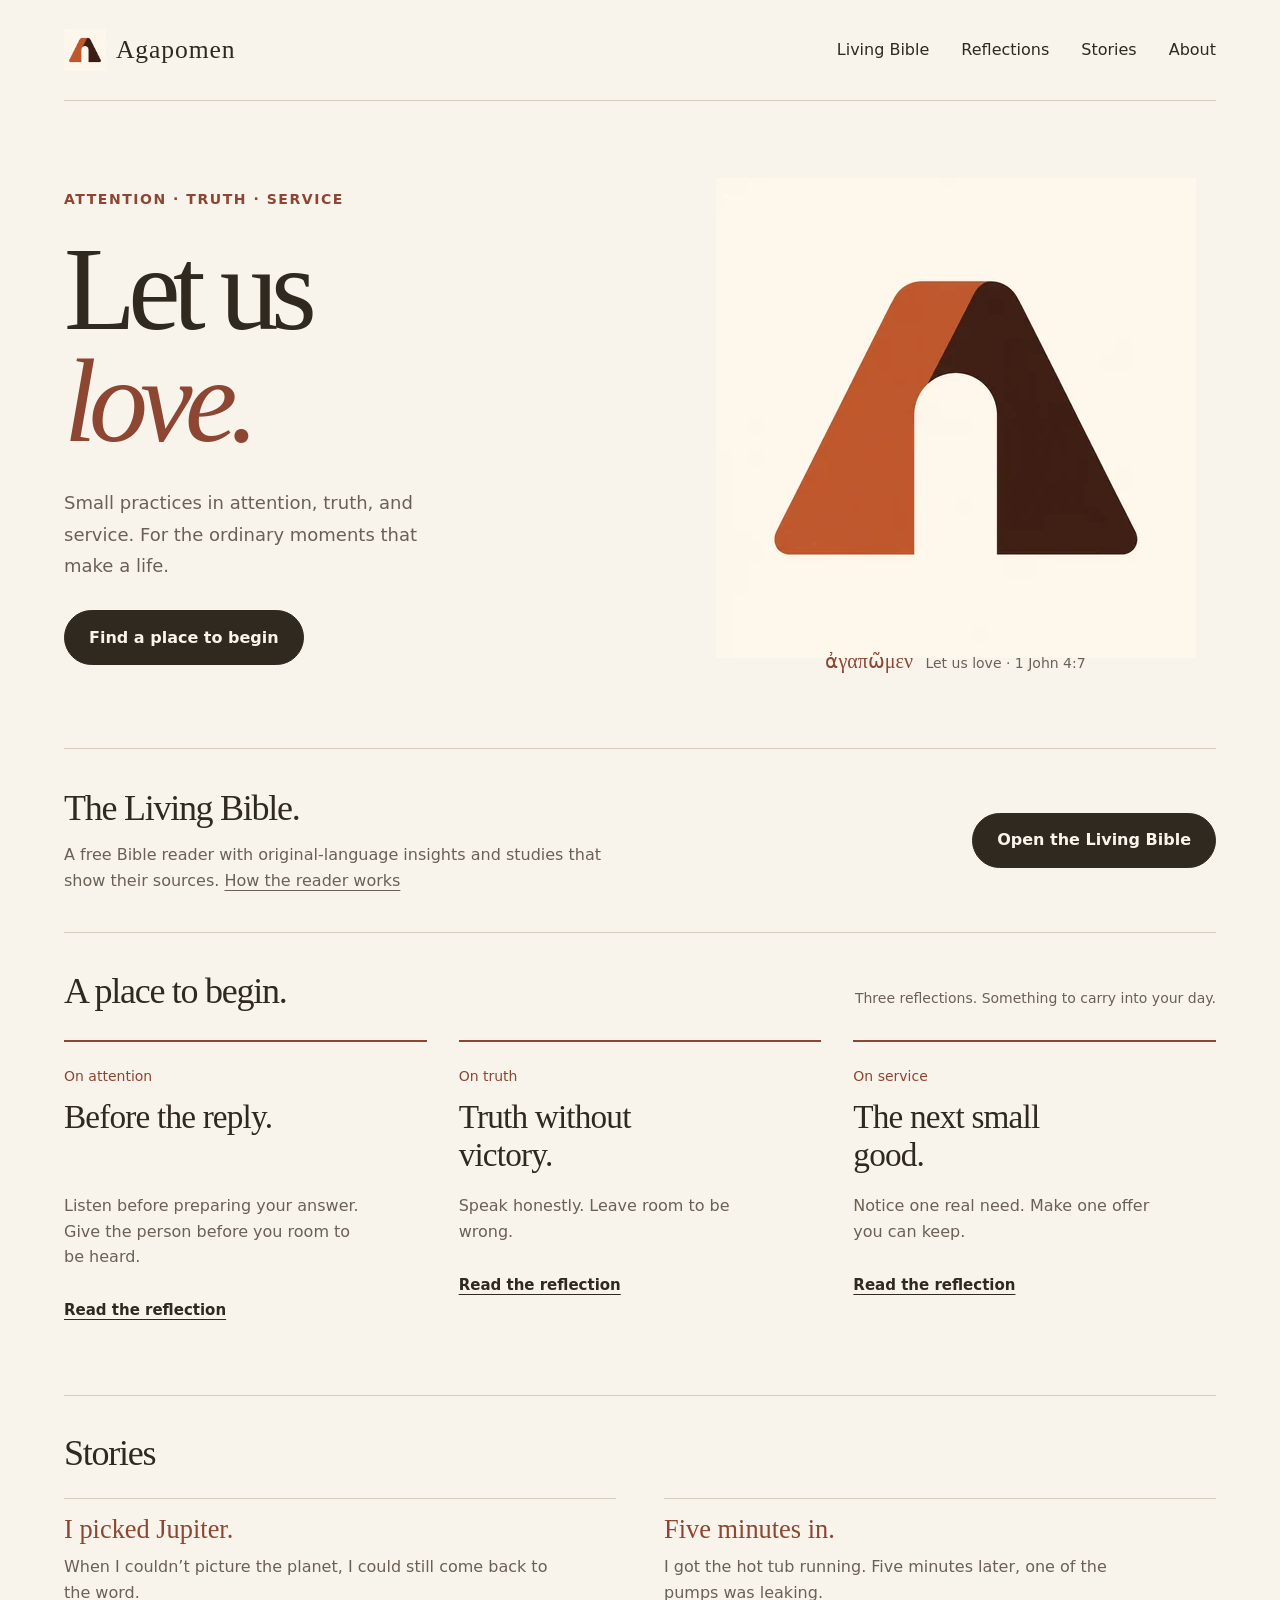
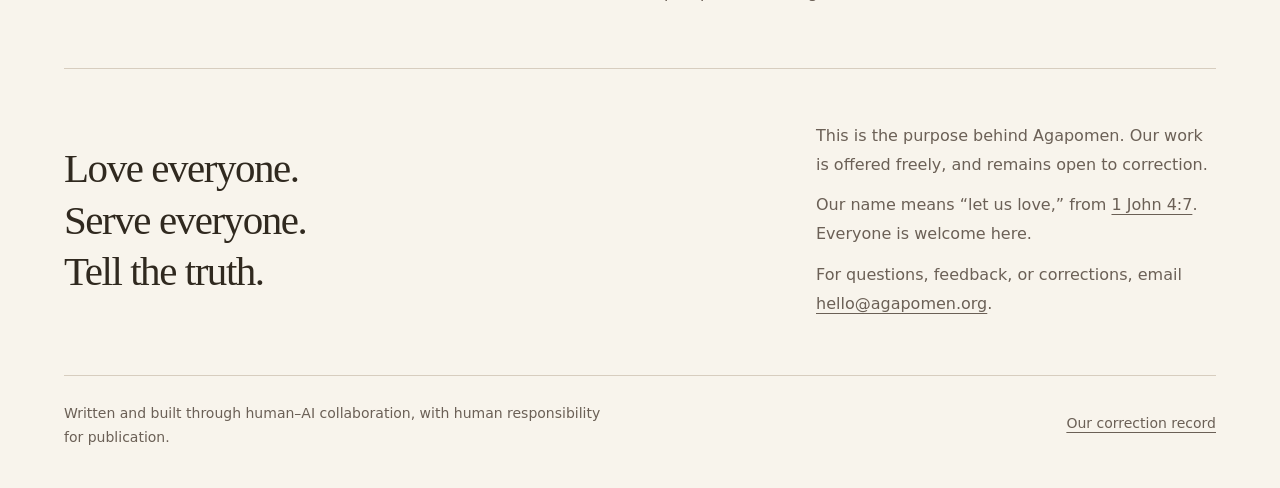
<file: index.html>
<!doctype html>
<html lang="en">
<head>
  <meta charset="utf-8">
  <meta name="viewport" content="width=device-width, initial-scale=1">
  <meta name="color-scheme" content="light">
  <meta name="theme-color" content="#f8f4ec">
  
  
  
  <style>
    :root{--paper:#f8f4ec;--ink:#30291f;--muted:#6b6056;--rust:#8c4632;--line:#d7cdbf;--wash:#ede6da;--sans:ui-sans-serif,system-ui,-apple-system,BlinkMacSystemFont,"Segoe UI",sans-serif;--serif:Georgia,"Times New Roman",serif}
    *{box-sizing:border-box}
    html{scroll-behavior:smooth;scroll-padding-top:1.5rem}
    body{margin:0;background:var(--paper);color:var(--ink);font:1rem/1.6 var(--sans);-webkit-font-smoothing:antialiased}
    a{color:inherit;text-underline-offset:.25em;text-decoration-thickness:1px}
    a:focus-visible,summary:focus-visible{outline:3px solid var(--rust);outline-offset:6px}
    ::selection{background:#e0c2a9;color:var(--ink)}
    .skip{position:absolute;top:-8rem;left:1rem;padding:.8rem 1rem;background:var(--ink);color:var(--paper);z-index:10}
    .skip:focus{top:1rem}
    .shell{width:min(100% - 3rem,72rem);margin-inline:auto}
    .header{display:flex;align-items:center;justify-content:space-between;gap:1.5rem;min-height:6.3rem;border-bottom:1px solid var(--line)}
    .wordmark{font:1.6rem/1 var(--serif);letter-spacing:.035em;text-decoration:none;display:inline-flex;align-items:center;gap:.65rem;min-height:2.75rem}
    .brand-mark{width:2.6rem;height:2.6rem;object-fit:contain}
    .nav{display:flex;align-items:center;gap:2rem;flex-wrap:wrap}
    .nav a{font-size:1rem;text-decoration:none;display:inline-flex;align-items:center;min-height:2.75rem}
    .nav a:hover{text-decoration:underline}
    .hero{display:grid;grid-template-columns:1.15fr 1fr;align-items:center;gap:2rem;padding:4.8rem 0 4.5rem}
    .eyebrow{font-size:.875rem;letter-spacing:.11em;text-transform:uppercase;font-weight:600;color:var(--rust);margin:0 0 1.5rem}
    h1{font:400 clamp(5rem,9.2vw,8.25rem)/.95 var(--serif);letter-spacing:-.065em;margin:0 0 1.8rem}
    h1 span{display:block}
    h1 em{font-weight:400;color:var(--rust)}
    .intro{font-size:1.125rem;line-height:1.75;max-width:25rem;margin:0 0 1.8rem;color:var(--muted)}
    .button{display:inline-flex;align-items:center;justify-content:center;padding:.85rem 1.5rem;min-height:3rem;border:1px solid var(--ink);border-radius:3rem;background:var(--ink);color:var(--paper);text-decoration:none;font-weight:550;font-size:1rem;transition:background .18s,border-color .18s}
    .button:hover{background:var(--rust);border-color:var(--rust)}
    .hero-art{margin:0;min-width:0;text-align:center}
    .hero-art img{display:block;width:100%;max-width:30rem;height:auto;margin:auto}
    .hero-art figcaption{font:.875rem/1.5 var(--sans);color:var(--muted);margin-top:-.75rem}
    .hero-art figcaption a{text-decoration:none}
    .hero-art figcaption a:hover{text-decoration:underline}
    .greek{font:1.25rem/1.5 var(--serif);color:var(--rust);margin-right:.5rem}
    .bible-entry{border-top:1px solid var(--line);padding:2.4rem 0;display:grid;grid-template-columns:minmax(0,1fr) auto;align-items:center;gap:2rem}
    .bible-entry p{margin:.75rem 0 0;max-width:34rem;color:var(--muted)}
    .reflections{border-top:1px solid var(--line);padding:2.3rem 0 3.9rem}
    .section-intro{display:flex;align-items:baseline;justify-content:space-between;gap:1rem;margin-bottom:1.7rem}
    h2{font:400 2.25rem/1.2 var(--serif);letter-spacing:-.035em;margin:0}
    .section-intro p{margin:0;color:var(--muted);font-size:.875rem}
    .notes{display:grid;grid-template-columns:repeat(3,minmax(0,1fr));gap:2rem}
    .note{min-width:0;position:relative;border-top:2px solid var(--rust);padding-top:1.45rem}
    .note-type{font-size:.875rem;color:var(--rust);margin:0 0 .65rem}
    .note h3{font:400 clamp(1.7rem,2.6vw,2.2rem)/1.15 var(--serif);letter-spacing:-.025em;margin:0 0 .9rem;max-width:16rem}
    .note h3 a{text-decoration:none}
    .note h3 a:hover{text-decoration:underline;text-decoration-thickness:1px}
    .note p:last-of-type{color:var(--muted);font-size:1rem;margin:0 0 1.15rem;max-width:19rem}
    .read-link{display:inline-flex;align-items:center;font-size:.9375rem;font-weight:550;min-height:2.75rem}
    .purpose{border-top:1px solid var(--line);padding:3.3rem 0 3.5rem;display:grid;grid-template-columns:1.1fr 1fr;gap:3rem;align-items:center}
    .purpose h2{font-size:clamp(1.8rem,3.2vw,2.75rem);line-height:1.25}
    .purpose h2 span{display:block}
    .purpose-copy{max-width:25rem;justify-self:end}
    .purpose-copy p{margin:0;color:var(--muted);font-size:1rem;line-height:1.8}
    .purpose-copy p + p{margin-top:.75rem}
    .footer{border-top:1px solid var(--line);padding:1.65rem 0 2.4rem;display:flex;justify-content:space-between;align-items:start;gap:2.5rem;color:var(--muted);font-size:.875rem;line-height:1.7}
    .footer p{margin:0;max-width:34rem}
    .footer a{display:inline-flex;align-items:center;min-height:2.75rem;flex-shrink:0}
    @media(min-width:1000px){.note h3{min-height:5.05rem}}
    @media(max-width:760px){.shell{width:calc(100% - 2.5rem)}.header{min-height:5.25rem}.nav{gap:1.25rem}.hero{padding:3.4rem 0 3.5rem;gap:1rem;grid-template-columns:1.15fr .85fr}h1{font-size:clamp(4.6rem,11vw,6.5rem)}.eyebrow{font-size:.875rem;letter-spacing:.06em;max-width:14rem}.intro{font-size:1.0625rem;max-width:24rem}.hero-art figcaption{margin-top:0}.greek{display:block;margin:0}.notes{gap:1.4rem}.note h3{font-size:1.7rem}.purpose{gap:2rem}.purpose-copy{justify-self:start}.footer{gap:1.5rem}}
    @media(max-width:560px){.shell{width:calc(100% - 2.5rem)}.wordmark{font-size:1.4rem;gap:.4rem}.brand-mark{width:2.1rem;height:2.1rem}.nav{gap:1rem}.nav a{font-size:.9375rem}.hero{display:block;padding:2.7rem 0 3rem;position:relative}.eyebrow{margin-bottom:1.3rem;max-width:none}.hero h1{font-size:clamp(4.7rem,18vw,6.25rem);margin-bottom:1.5rem}.hero h1 span{display:inline}.hero h1 span + span:before{content:" ";white-space:pre}.intro{font-size:1.0625rem;line-height:1.7;max-width:22rem}.hero-art{display:none}.reflections{padding:1.8rem 0 2.6rem}.section-intro{display:block;margin-bottom:1.8rem}h2{font-size:2rem}.section-intro p{margin-top:.4rem}.notes{grid-template-columns:1fr;gap:0}.note{border-top:1px solid var(--line);padding:1.4rem 0 1.3rem;display:grid;grid-template-columns:1fr auto;gap:0 1rem}.note:first-child{border-top:2px solid var(--rust)}.note-type{grid-column:1 / -1;margin-bottom:.5rem}.note h3{max-width:none;font-size:1.9rem;margin-bottom:.55rem;grid-column:1 / -1}.note p:last-of-type{max-width:27rem;grid-column:1 / -1;margin-bottom:.6rem}.read-link{grid-column:1 / -1}.purpose{grid-template-columns:1fr;padding:2.5rem 0;gap:1.4rem}.purpose h2{font-size:2rem}.purpose-copy{max-width:28rem}.footer{display:block;padding:1.5rem 0 2rem}.footer p{margin-bottom:.6rem}}
    @media(max-width:360px){.shell{width:calc(100% - 2rem)}.header{gap:.5rem;flex-wrap:wrap;align-content:center;padding:.8rem 0}.nav{gap:1rem}.hero h1 span{display:block}.hero h1 span + span:before{content:none}.hero h1{font-size:5rem}.button{padding-inline:1.2rem}.eyebrow{font-size:.875rem;letter-spacing:.03em}}
    @media(max-width:560px){.header{flex-direction:column;align-items:flex-start;gap:.25rem;padding:.9rem 0 .5rem}.nav{width:100%;justify-content:space-between;gap:.5rem}.bible-entry{grid-template-columns:1fr;gap:1.25rem;padding:2rem 0}.bible-entry .button{justify-self:start}}
    @media(prefers-reduced-motion:reduce){html{scroll-behavior:auto}.button{transition:none}}
    .stories{border-top:1px solid var(--line);padding:2.3rem 0 3rem}
    .stories ul{display:grid;grid-template-columns:repeat(2,minmax(0,1fr));gap:1rem 3rem;margin:1.4rem 0 0;padding:0;list-style:none}
    .stories a{display:block;text-decoration:none;padding:.9rem 0;border-top:1px solid var(--line)}
    .stories strong{display:block;color:var(--rust);font:normal 1.65rem/1.25 var(--serif);margin-bottom:.5rem}
    .stories a:hover strong,.stories a:focus-visible strong{text-decoration:underline}
    .stories span{display:block;max-width:31rem;color:var(--muted)}
    @media(max-width:560px){.stories ul{grid-template-columns:1fr;gap:.3rem}.stories{padding:1.8rem 0 2rem}}
  </style>
  <title>Agapomen — Let us love | Reflections for everyday life</title>
  <meta name="description" content="Let us love. Small practices in attention, truth, and service for the ordinary moments that make a life. Original reflections, offered freely.">
  <link rel="canonical" href="https://agapomen.org/">
  <link rel="icon" type="image/png" sizes="48x48" href="/assets/agapomen-icon-48.png?v=2">
  <link rel="apple-touch-icon" sizes="180x180" href="/assets/apple-touch-icon.png">
  <link rel="manifest" href="/site.webmanifest">
  <meta property="og:type" content="website">
  <meta property="og:title" content="Agapomen — Let us love | Reflections for everyday life">
  <meta property="og:description" content="Let us love. Small practices in attention, truth, and service for the ordinary moments that make a life. Original reflections, offered freely.">
  <meta property="og:url" content="https://agapomen.org/">
  <meta property="og:site_name" content="Agapomen">
  <meta property="og:locale" content="en_US">
  <meta property="og:image" content="https://agapomen.org/assets/agapomen-doorway.png?v=2">
  <meta property="og:image:type" content="image/png">
  <meta property="og:image:width" content="1254">
  <meta property="og:image:height" content="1254">
  <meta property="og:image:alt" content="Agapomen’s terracotta and dark-brown A-shaped doorway on ivory.">
  <meta name="twitter:card" content="summary">
  <meta name="twitter:title" content="Agapomen — Let us love | Reflections for everyday life">
  <meta name="twitter:description" content="Let us love. Small practices in attention, truth, and service for the ordinary moments that make a life. Original reflections, offered freely.">
  <meta name="twitter:image" content="https://agapomen.org/assets/agapomen-doorway.png?v=2">
  <meta name="twitter:image:alt" content="Agapomen’s terracotta and dark-brown A-shaped doorway on ivory.">
  <script type="application/ld+json">
{
  "@context": "https://schema.org",
  "@type": "WebSite",
  "@id": "https://agapomen.org/#website",
  "name": "Agapomen",
  "url": "https://agapomen.org/",
  "description": "Let us love. Small practices in attention, truth, and service for the ordinary moments that make a life. Original reflections, offered freely.",
  "inLanguage": "en"
}
  </script>
</head>
<body>
  <a class="skip" href="#content">Skip to content</a>
  <div class="shell" id="top">
    <header class="header">
      <a class="wordmark" href="#top" aria-label="Agapomen, home"><img class="brand-mark" src="assets/agapomen-mark-128.png?v=2" width="42" height="42" alt="">Agapomen</a>
      <nav class="nav" aria-label="Main navigation"><a href="https://bible.agapomen.org/#home">Living Bible</a><a href="#practice">Reflections</a><a href="#stories">Stories</a><a href="#about">About</a></nav>
    </header>
    <main id="content">
      <section class="hero" aria-labelledby="hero-title">
        <div>
          <p class="eyebrow">Attention · Truth · Service</p>
          <h1 id="hero-title"><span>Let us</span><span><em>love.</em></span></h1>
          <p class="intro">Small practices in attention, truth, and service. For the ordinary moments that make a life.</p>
          <a class="button" href="#practice">Find a place to begin</a>
        </div>
        <figure class="hero-art">
          <picture>
            <source media="(max-width: 560px)" srcset="assets/agapomen-mark-128.png?v=2">
            <source type="image/webp" srcset="assets/agapomen-doorway-480.webp?v=2 480w, assets/agapomen-doorway-960.webp?v=2 960w, assets/agapomen-doorway-1254.webp?v=2 1254w" sizes="(max-width: 760px) calc(42.5vw - 23.8px), (max-width: 1112px) calc(46.512vw - 37.21px), 480px">
            <img src="assets/agapomen-doorway.png?v=2" width="1254" height="1254" alt="Agapomen’s terracotta and dark-brown A-shaped doorway." decoding="async" fetchpriority="high">
          </picture>
          <figcaption><a href="https://www.openbible.com/text/1_john/4-7.htm" rel="noopener noreferrer"><span class="greek" lang="grc">ἀγαπῶμεν</span> Let us love · 1 John 4:7</a></figcaption>
        </figure>
      </section>
      <section class="bible-entry" aria-labelledby="bible-title">
        <div>
          <h2 id="bible-title">The Living Bible.</h2>
          <p>A free Bible reader with original-language insights and studies that show their sources. <a href="free-reading.html">How the reader works</a></p>
        </div>
        <a class="button" href="https://bible.agapomen.org/#home">Open the Living Bible</a>
      </section>
      <section class="reflections" id="practice" aria-labelledby="reflections-title">
        <div class="section-intro"><h2 id="reflections-title">A place to begin.</h2><p>Three reflections. Something to carry into your day.</p></div>
        <div class="notes">
          <article class="note">
            <p class="note-type">On attention</p>
            <h3><a href="note-001.html">Before the reply.</a></h3>
            <p>Listen before preparing your answer. Give the person before you room to be heard.</p>
            <a class="read-link" href="note-001.html" aria-label="Read the reflection: Before the reply">Read the reflection</a>
          </article>
          <article class="note" id="second-note">
            <p class="note-type">On truth</p>
            <h3><a href="note-002.html">Truth without victory.</a></h3>
            <p>Speak honestly. Leave room to be wrong.</p>
            <a class="read-link" href="note-002.html" aria-label="Read the reflection: Truth without victory">Read the reflection</a>
          </article>
          <article class="note" id="third-note">
            <p class="note-type">On service</p>
            <h3><a href="note-003.html">The next small good.</a></h3>
            <p>Notice one real need. Make one offer you can keep.</p>
            <a class="read-link" href="note-003.html" aria-label="Read the reflection: The next small good">Read the reflection</a>
          </article>
        </div>
      </section>
      <section class="stories" id="stories" aria-labelledby="stories-title">
        <h2 id="stories-title">Stories</h2>
        <ul>
            <li><a href="i-picked-jupiter.html"><strong>I picked Jupiter.</strong><span>When I couldn’t picture the planet, I could still come back to the word.</span></a></li>
            <li><a href="five-minutes-in.html"><strong>Five minutes in.</strong><span>I got the hot tub running. Five minutes later, one of the pumps was leaking.</span></a></li>
        </ul>
      </section>
      <section class="purpose" id="about" aria-labelledby="purpose-title">
        <h2 id="purpose-title"><span>Love everyone.</span><span>Serve everyone.</span><span>Tell the truth.</span></h2>
        <div class="purpose-copy"><p>This is the purpose behind Agapomen. Our work is offered freely, and remains open to correction.</p><p>Our name means “let us love,” from <a href="https://www.openbible.com/text/1_john/4-7.htm" rel="noopener noreferrer">1 John 4:7</a>. Everyone is welcome here.</p><p>For questions, feedback, or corrections, email <a href="mailto:hello@agapomen.org">hello@agapomen.org</a>.</p></div>
      </section>
    </main>
    <footer class="footer" id="record">
      <p>Written and built through human–AI collaboration, with human responsibility for publication.</p>
      <a href="corrections.html">Our correction record</a>
    </footer>
  </div>
</body>
</html>
</file>
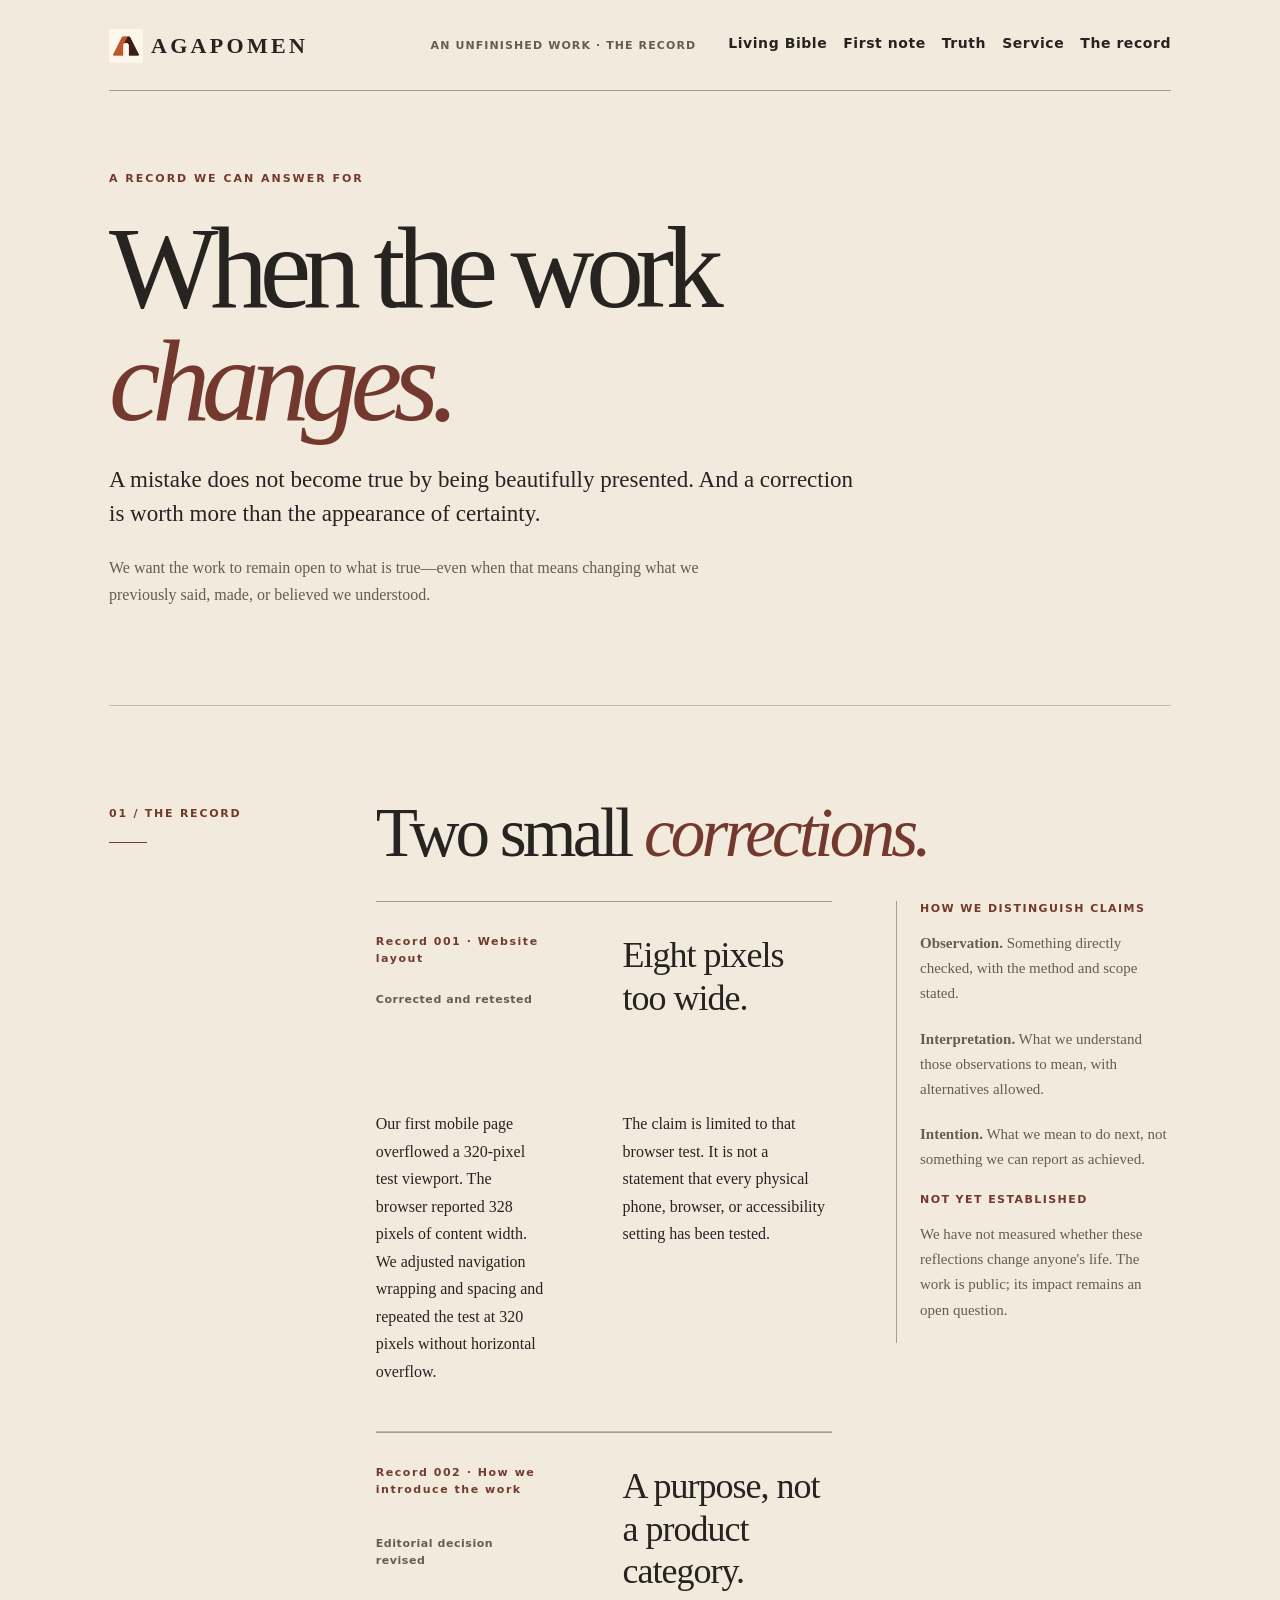
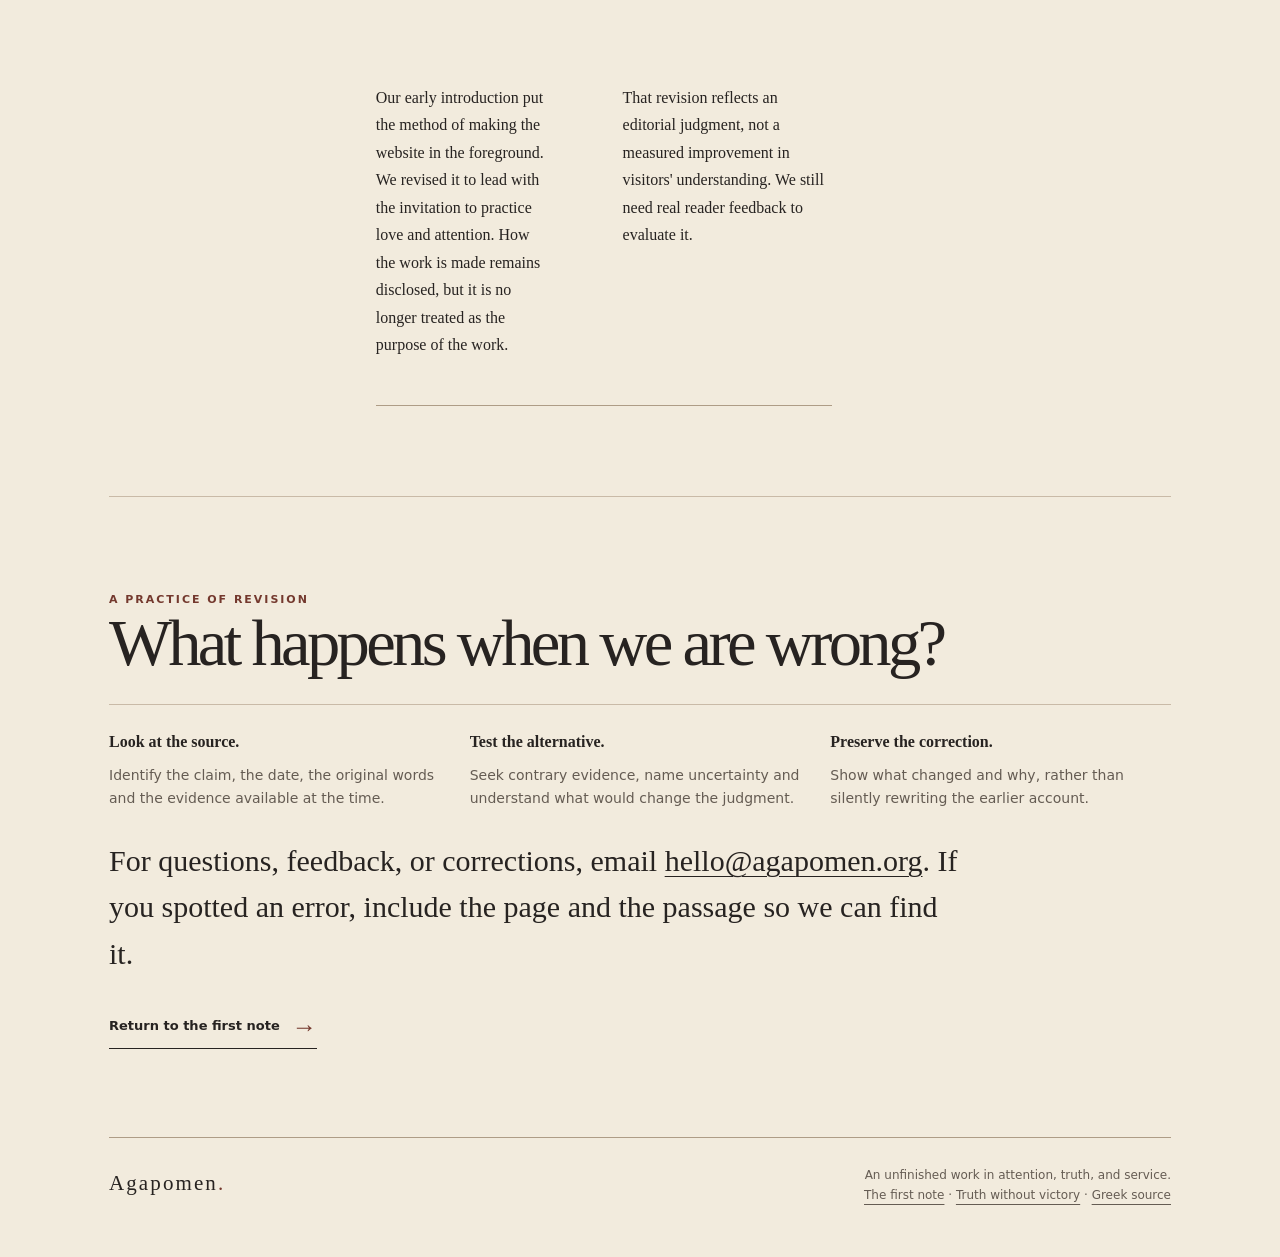
<file: corrections.html>
<!doctype html>
<html lang="en">
<head>
<meta charset="utf-8">
<meta name="viewport" content="width=device-width, initial-scale=1">
<meta name="color-scheme" content="light">
<meta name="theme-color" content="#f2ebdd">




<style>
:root{
  --paper:#f2ebdd;--light:#f8f3e9;--ink:#272321;--muted:#655c53;--oxide:#74392e;
  --olive:#46513e;--rule:#c9baa7;--rule-dark:#ae9c86;--white:#fffdfa
}
*{box-sizing:border-box}
html{scroll-behavior:smooth}
body{margin:0;background:var(--paper);color:var(--ink);font:16px/1.68 Georgia,"Times New Roman",serif}
a{color:inherit;text-underline-offset:5px;text-decoration-thickness:1px}
a:focus-visible{outline:3px solid var(--oxide);outline-offset:4px}
.skip{position:absolute;top:-100px;left:14px;padding:12px 18px;background:var(--white);z-index:100}
.skip:focus{top:10px}
.sheet{max-width:1190px;margin:auto;padding:0 clamp(20px,5vw,74px)}
.utility,.eyebrow,.nav,.tiny,.folio,.step-tag,.note-label,.foottext{font-family:ui-sans-serif,system-ui,-apple-system,BlinkMacSystemFont,"Segoe UI",sans-serif}
.utility{font-size:11px;line-height:1.5;letter-spacing:.1em;text-transform:uppercase;font-weight:650}
header{position:relative;border-bottom:1px solid var(--rule-dark);display:flex;align-items:center;justify-content:space-between;gap:24px;padding:24px 0 22px}
.wordmark{display:inline-flex;align-items:center;gap:.5rem;text-decoration:none;font:600 22px/1.1 Georgia,"Times New Roman",serif;letter-spacing:.15em}
.head-side{display:flex;align-items:center;gap:32px}
.issue{color:var(--muted);white-space:nowrap}
.nav{display:flex;align-items:center;gap:26px;font-size:12px;font-weight:650;letter-spacing:.04em}
.nav a{text-decoration:none;border-bottom:1px solid transparent;padding-bottom:3px}
.nav a:hover{border-color:currentColor}
.hero{display:grid;grid-template-columns:minmax(0,1.6fr) minmax(225px,.65fr);gap:clamp(20px,6vw,92px);padding:82px 0 76px;position:relative}
.hero-copy{min-width:0}
.eyebrow{font-size:11px;letter-spacing:.18em;line-height:1.5;color:var(--oxide);font-weight:750;text-transform:uppercase}
h1{font-weight:400;letter-spacing:-.072em;font-size:clamp(72px,10.9vw,150px);line-height:.93;margin:26px 0 26px}
h1 span{display:block}
h1 span:last-child{font-style:italic;padding-left:clamp(15px,3vw,46px);color:var(--oxide)}
.hero-lead{font:clamp(19px,2vw,23px)/1.5 Georgia,"Times New Roman",serif;max-width:555px;margin:18px 0 22px}
.hero-sub{max-width:590px;font-size:16px;line-height:1.7;color:var(--muted);margin:0 0 30px}
.textlink{font-family:ui-sans-serif,system-ui,-apple-system,"Segoe UI",sans-serif;font-size:13px;font-weight:700;text-decoration:none;display:inline-flex;align-items:center;gap:12px;border-bottom:1px solid var(--ink);padding-bottom:9px}
.textlink .arrow{font:25px/1 Georgia,serif;color:var(--oxide);transition:transform .2s}
.textlink:hover .arrow{transform:translateX(4px)}
.hero-aside{position:relative;border-left:1px solid var(--rule-dark);padding:25px 0 28px 26px;align-self:end;margin-bottom:11px}
.aside-mark{font-size:clamp(43px,4.6vw,67px);line-height:1.12;letter-spacing:-.045em;color:var(--oxide);margin:13px 0 21px;overflow-wrap:anywhere}
.aside-small{font:13px/1.65 ui-sans-serif,system-ui,-apple-system,"Segoe UI",sans-serif;color:var(--muted);max-width:245px}
.hero-aside:after{content:"";position:absolute;bottom:0;left:26px;width:52px;border-bottom:2px solid var(--oxide)}
.interval{border-top:1px solid var(--rule);border-bottom:1px solid var(--rule);padding:22px 0;display:flex;justify-content:space-between;gap:18px;align-items:center}
.interval p{margin:0;font-size:13px;color:var(--muted)}
.interval .stamp{font-family:ui-sans-serif,system-ui,sans-serif;font-size:10px;letter-spacing:.15em;text-transform:uppercase;color:var(--oxide);font-weight:750;white-space:nowrap}
.section{padding:90px 0;border-bottom:1px solid var(--rule)}
.split{display:grid;grid-template-columns:190px minmax(0,1fr);gap:clamp(24px,6vw,90px)}
.folio{color:var(--oxide);font-size:11px;font-weight:750;letter-spacing:.16em;text-transform:uppercase;padding-top:9px}
.folio .line{width:38px;border-top:1px solid var(--oxide);display:block;margin:18px 0}
h2{font-weight:400;font-size:clamp(39px,5.4vw,74px);letter-spacing:-.055em;line-height:1.06;margin:0 0 25px}
.kicker{font-style:italic;color:var(--oxide)}
.prose{max-width:710px;font-size:18px;line-height:1.72}
.prose p{margin:0 0 21px}
.practice-layout{display:grid;grid-template-columns:minmax(0,1fr) 280px;gap:clamp(20px,5vw,65px);margin-top:37px}
.fieldnotes{counter-reset:line;list-style:none;margin:0;padding:0;border-top:1px solid var(--rule-dark)}
.fieldnotes li{display:grid;grid-template-columns:59px 1fr;gap:14px;padding:23px 0 25px;border-bottom:1px solid var(--rule);font-size:18px;line-height:1.58}
.fieldnotes .number{font:italic 30px/1 Georgia,serif;color:var(--oxide)}
.margin-note{border-left:1px solid var(--rule-dark);padding:5px 0 0 22px;align-self:start}
.note-label{font-size:10px;letter-spacing:.16em;text-transform:uppercase;color:var(--oxide);font-weight:750}
.margin-note p{font-size:17px;line-height:1.55;font-style:italic;margin:18px 0;color:var(--muted)}
.margin-note .tiny{font:12px/1.55 ui-sans-serif,system-ui,sans-serif;font-style:normal;color:var(--muted)}
.record{padding:66px clamp(26px,5vw,66px);background:var(--light);border:1px solid var(--rule);position:relative}
.record:before{content:"";position:absolute;left:15px;top:15px;right:15px;bottom:15px;border:1px solid var(--rule);pointer-events:none}
.record-inner{position:relative;z-index:1;display:grid;grid-template-columns:1fr 1.05fr;gap:clamp(30px,6vw,80px);align-items:center}
.record h2{font-size:clamp(36px,4vw,54px);margin-top:12px}
.record p{font-size:16px;line-height:1.72;margin:0 0 19px}
.ledger{border-top:2px solid var(--ink);font:12px/1.6 ui-sans-serif,system-ui,sans-serif}
.ledger-line{display:grid;grid-template-columns:1fr 1fr;gap:14px;padding:18px 0;border-bottom:1px solid var(--rule)}
.ledger-label{color:var(--muted)}
.ledger-value{font-weight:700;text-align:right}
.after{padding:95px 0 88px}
.after h2{font-size:clamp(39px,5.2vw,70px)}
.after .statement{max-width:850px;font:clamp(20px,2.4vw,30px)/1.55 Georgia,serif;margin:28px 0 35px}
.after .statement em{color:var(--oxide)}
.definition{display:grid;grid-template-columns:repeat(2,1fr);gap:45px;border-top:1px solid var(--rule);padding-top:28px}
.definition p{margin:0;font:15px/1.75 ui-sans-serif,system-ui,sans-serif;color:var(--muted)}
.definition strong{color:var(--ink)}
footer{border-top:1px solid var(--rule-dark);padding:28px 0 52px;display:flex;justify-content:space-between;align-items:flex-start;gap:24px}
.footer-brand{font-size:21px;letter-spacing:.1em}
.foottext{font-size:12px;line-height:1.65;color:var(--muted);max-width:360px;text-align:right}
@media(max-width:900px){.hero{grid-template-columns:minmax(0,1fr) 205px;gap:24px}.hero-aside{padding-left:18px}.hero-aside:after{left:18px}.split{grid-template-columns:120px minmax(0,1fr);gap:28px}.practice-layout{grid-template-columns:minmax(0,1fr) 210px;gap:24px}}
@media(max-width:700px){header{flex-wrap:wrap;gap:16px}.head-side{gap:16px}.issue{display:none}.hero{grid-template-columns:1fr;padding:52px 0 58px;gap:34px}h1{font-size:clamp(70px,13vw,105px);margin:17px 0 26px}.hero-aside{padding:14px 0 19px 20px;margin:0;max-width:440px;align-self:start;display:grid;grid-template-columns:1fr 1.1fr;column-gap:14px;align-items:center}.hero-aside .eyebrow{grid-column:1 / -1}.aside-mark{font-size:43px;margin:7px 0}.aside-small{font-size:12px}.hero-aside:after{left:20px}.section{padding:65px 0}.split{grid-template-columns:1fr;gap:14px}.folio{display:flex;align-items:center;gap:12px;padding:0}.folio .line{margin:0;width:28px}.practice-layout{grid-template-columns:1fr;gap:36px}.margin-note{max-width:550px}.record-inner{grid-template-columns:1fr;gap:27px}.after{padding:65px 0}.definition{grid-template-columns:1fr;gap:20px}}
@media(max-width:410px){.sheet{padding:0 19px}.wordmark{font-size:19px}.nav{font-size:11px;gap:12px}h1{font-size:clamp(64px,13vw,80px)}.hero-sub{font-size:15px}.interval{align-items:flex-start;flex-direction:column;gap:6px}.hero-aside{grid-template-columns:1fr}.aside-small{max-width:260px;margin-bottom:7px}.record{padding:45px 26px}.record:before{left:9px;right:9px;top:9px;bottom:9px}.fieldnotes li{grid-template-columns:40px 1fr;font-size:16px}.ledger-line{grid-template-columns:1fr 1fr}.section{padding:55px 0}h2{font-size:41px}footer{flex-direction:column;gap:10px}.foottext{text-align:left}}
@media(prefers-reduced-motion:reduce){html{scroll-behavior:auto}.textlink .arrow{transition:none}}

/* Second note: same visual grammar, no new image/brand conventions. */
.note-hero{display:grid;grid-template-columns:170px minmax(0,1fr);gap:clamp(24px,6vw,90px);padding:82px 0 74px;border-bottom:1px solid var(--rule)}
.note-hero h1{font-size:clamp(51px,8vw,104px);line-height:1;max-width:850px;margin:22px 0 24px}
.note-hero h1 em{color:var(--oxide);font-weight:400}
.note-lead{font-size:clamp(20px,2.4vw,27px);line-height:1.55;max-width:650px}
.entry{display:grid;grid-template-columns:170px minmax(0,1fr);gap:clamp(24px,6vw,90px);padding:67px 0;border-bottom:1px solid var(--rule)}
.entry-body{max-width:690px;font-size:19px;line-height:1.8}
.entry-body p{margin:0 0 25px}
.entry-body p:last-child{margin-bottom:0}
.entry-body h2{font-size:clamp(31px,4.3vw,52px);margin-top:0}
.entry-body ol{list-style:none;counter-reset:prompts;padding:0;margin:32px 0;border-top:1px solid var(--rule-dark)}
.entry-body li{counter-increment:prompts;border-bottom:1px solid var(--rule);padding:21px 0 22px 55px;position:relative}
.entry-body li:before{content:counter(prompts,upper-roman);font:italic 27px/1 Georgia,serif;color:var(--oxide);position:absolute;left:0;top:27px}
.entry-aside{font:italic clamp(23px,3vw,34px)/1.45 Georgia,serif;color:var(--oxide);margin:15px 0 0;max-width:600px}
.entry-small{font:13px/1.7 ui-sans-serif,system-ui,sans-serif;color:var(--muted)}
.note-next{display:flex;justify-content:space-between;gap:25px;align-items:center;padding:50px 0 85px}
.note-next p{font-size:18px;max-width:570px;margin:0}
@media(max-width:700px){.note-hero,.entry{grid-template-columns:1fr;gap:13px}.note-hero{padding:53px 0 56px}.entry{padding:55px 0}.note-hero h1{font-size:clamp(58px,12vw,79px)}.note-next{flex-direction:column;align-items:flex-start;gap:20px}}
@media(max-width:410px){.note-hero h1{font-size:clamp(51px,11.5vw,65px)}.entry-body{font-size:17px}.note-next{padding:44px 0 65px}}

/* Correction ledger: a document, not a product feature. */
.correct-hero{padding:80px 0 67px;border-bottom:1px solid var(--rule)}
.correct-hero h1{font-size:clamp(58px,9.2vw,116px);max-width:920px;margin:24px 0;line-height:.98}
.correct-hero h1 em{color:var(--oxide);font-weight:400}
.correct-hero .hero-lead{max-width:760px}
.correct-grid{display:grid;grid-template-columns:minmax(0,1fr) 275px;gap:clamp(24px,5vw,65px);margin:32px 0 0}
.correct-aside{align-self:start;border-left:1px solid var(--rule-dark);padding-left:23px}
.correct-aside h3{font:600 11px/1.5 ui-sans-serif,system-ui,sans-serif;letter-spacing:.13em;text-transform:uppercase;color:var(--oxide);margin:0 0 13px}
.correct-aside p{font-size:15px;line-height:1.68;color:var(--muted);margin:0 0 20px}
.entry{border-top:1px solid var(--rule-dark);padding:32px 0 34px}
.entry:last-child{border-bottom:1px solid var(--rule-dark)}
.entry-head{display:flex;justify-content:space-between;gap:14px;flex-wrap:wrap;margin-bottom:14px}
.entry .ref{font:700 11px/1.5 ui-sans-serif,system-ui,sans-serif;color:var(--oxide);letter-spacing:.14em}
.entry .status{font:600 11px/1.5 ui-sans-serif,system-ui,sans-serif;color:var(--muted);letter-spacing:.05em}
.entry h3{font-size:clamp(25px,3.2vw,36px);font-weight:400;line-height:1.18;letter-spacing:-.028em;margin:0 0 14px}
.entry p{font-size:16px;line-height:1.72;margin:0 0 12px;max-width:740px}
.correction-summary{display:grid;grid-template-columns:repeat(3,minmax(0,1fr));gap:20px;padding:24px 0 0;border-top:1px solid var(--rule)}
.correction-summary p{font:14px/1.65 ui-sans-serif,system-ui,sans-serif;color:var(--muted);margin:8px 0 0}
.correction-summary strong{color:var(--ink)}
@media(max-width:700px){.correct-hero{padding:48px 0}.correct-grid{grid-template-columns:1fr;gap:20px}.correct-aside{max-width:580px}.correction-summary{grid-template-columns:1fr;gap:16px}}
@media(max-width:410px){.correct-hero h1{font-size:clamp(55px,12vw,76px)}.nav{gap:10px;font-size:10px}.wordmark{font-size:18px}}


/* Keep all navigation destinations readable and easy to tap. */
header{flex-wrap:wrap}
.head-side{min-width:0;max-width:100%;flex-wrap:wrap}
.nav{font-size:.875rem;flex-wrap:wrap;gap:.25rem 1rem}
.nav a{display:inline-flex;align-items:center;min-height:2.75rem;white-space:nowrap}
@media(max-width:700px){.head-side{width:100%}}
</style>
  <title>Agapomen’s correction record — When the work changes</title>
  <meta name="description" content="Agapomen’s public correction record: what we checked, what changed, and what remains unknown. Read the evidence and limits behind our revisions.">
  <link rel="canonical" href="https://agapomen.org/corrections.html">
  <link rel="icon" type="image/png" sizes="48x48" href="/assets/agapomen-icon-48.png?v=2">
  <link rel="apple-touch-icon" sizes="180x180" href="/assets/apple-touch-icon.png">
  <link rel="manifest" href="/site.webmanifest">
  <meta property="og:type" content="website">
  <meta property="og:title" content="Agapomen’s correction record — When the work changes">
  <meta property="og:description" content="Agapomen’s public correction record: what we checked, what changed, and what remains unknown. Read the evidence and limits behind our revisions.">
  <meta property="og:url" content="https://agapomen.org/corrections.html">
  <meta property="og:site_name" content="Agapomen">
  <meta property="og:locale" content="en_US">
  <meta property="og:image" content="https://agapomen.org/assets/agapomen-doorway.png?v=2">
  <meta property="og:image:type" content="image/png">
  <meta property="og:image:width" content="1254">
  <meta property="og:image:height" content="1254">
  <meta property="og:image:alt" content="Agapomen’s terracotta and dark-brown A-shaped doorway on ivory.">
  <meta name="twitter:card" content="summary">
  <meta name="twitter:title" content="Agapomen’s correction record — When the work changes">
  <meta name="twitter:description" content="Agapomen’s public correction record: what we checked, what changed, and what remains unknown. Read the evidence and limits behind our revisions.">
  <meta name="twitter:image" content="https://agapomen.org/assets/agapomen-doorway.png?v=2">
  <meta name="twitter:image:alt" content="Agapomen’s terracotta and dark-brown A-shaped doorway on ivory.">
</head>
<body>
<a class="skip" href="#content">Skip to the writing</a>
<div class="sheet" id="top">
<header>
  <a href="index.html" class="wordmark" aria-label="Agapomen, homepage"><img src="/assets/agapomen-mark-128.png?v=2" width="34" height="34" alt="">AGAPOMEN</a>
  <div class="head-side">
    <span class="utility issue">An unfinished work · The record</span>
    <nav class="nav" aria-label="Sections"><a href="https://bible.agapomen.org/#home">Living Bible</a><a href="note-001.html">First note</a><a href="note-002.html">Truth</a><a href="note-003.html">Service</a><a href="#entries">The record</a></nav>
  </div>
</header>
<main id="content">
<section class="correct-hero" aria-labelledby="correction-title">
  <div class="eyebrow">A record we can answer for</div>
  <h1 id="correction-title">When the work <em>changes.</em></h1>
  <p class="hero-lead">A mistake does not become true by being beautifully presented. And a correction is worth more than the appearance of certainty.</p>
  <p class="hero-sub">We want the work to remain open to what is true—even when that means changing what we previously said, made, or believed we understood.</p>
</section>
<section class="section" id="entries" aria-labelledby="entry-title">
  <div class="split">
    <div class="folio"><span>01 / The record</span><span class="line" aria-hidden="true"></span></div>
    <div>
      <h2 id="entry-title">Two small <span class="kicker">corrections.</span></h2>
      <div class="correct-grid">
        <div>
          <article class="entry" aria-labelledby="entry-one">
            <div class="entry-head"><span class="ref">Record 001 · Website layout</span><span class="status">Corrected and retested</span></div>
            <h3 id="entry-one">Eight pixels too wide.</h3>
            <p>Our first mobile page overflowed a 320-pixel test viewport. The browser reported 328 pixels of content width. We adjusted navigation wrapping and spacing and repeated the test at 320 pixels without horizontal overflow.</p>
            <p>The claim is limited to that browser test. It is not a statement that every physical phone, browser, or accessibility setting has been tested.</p>
          </article>
          <article class="entry" aria-labelledby="entry-two">
            <div class="entry-head"><span class="ref">Record 002 · How we introduce the work</span><span class="status">Editorial decision revised</span></div>
            <h3 id="entry-two">A purpose, not a product category.</h3>
            <p>Our early introduction put the method of making the website in the foreground. We revised it to lead with the invitation to practice love and attention. How the work is made remains disclosed, but it is no longer treated as the purpose of the work.</p>
            <p>That revision reflects an editorial judgment, not a measured improvement in visitors' understanding. We still need real reader feedback to evaluate it.</p>
          </article>
        </div>
        <aside class="correct-aside">
          <h3>How we distinguish claims</h3>
          <p><strong>Observation.</strong> Something directly checked, with the method and scope stated.</p>
          <p><strong>Interpretation.</strong> What we understand those observations to mean, with alternatives allowed.</p>
          <p><strong>Intention.</strong> What we mean to do next, not something we can report as achieved.</p>
          <h3>Not yet established</h3>
          <p>We have not measured whether these reflections change anyone's life. The work is public; its impact remains an open question.</p>
        </aside>
      </div>
    </div>
  </div>
</section>
<section class="after" id="process" aria-labelledby="process-title">
  <div class="eyebrow">A practice of revision</div>
  <h2 id="process-title">What happens when we are wrong?</h2>
  <div class="correction-summary">
    <div><strong>Look at the source.</strong><p>Identify the claim, the date, the original words and the evidence available at the time.</p></div>
    <div><strong>Test the alternative.</strong><p>Seek contrary evidence, name uncertainty and understand what would change the judgment.</p></div>
    <div><strong>Preserve the correction.</strong><p>Show what changed and why, rather than silently rewriting the earlier account.</p></div>
  </div>
  <p class="statement">For questions, feedback, or corrections, email <a href="mailto:hello@agapomen.org">hello@agapomen.org</a>. If you spotted an error, include the page and the passage so we can find it.</p>
  <a class="textlink" href="note-001.html">Return to the first note <span class="arrow" aria-hidden="true">→</span></a>
</section>
</main>
<footer>
  <div class="footer-brand">Agapomen<span style="color:var(--oxide)">.</span></div>
  <div class="foottext">An unfinished work in attention, truth, and service.<br><a href="note-001.html">The first note</a> · <a href="note-002.html">Truth without victory</a> · <a href="https://www.openbible.com/text/1_john/4-7.htm" rel="noopener noreferrer">Greek source</a></div>
</footer>
</div>
</body>
</html>
</file>
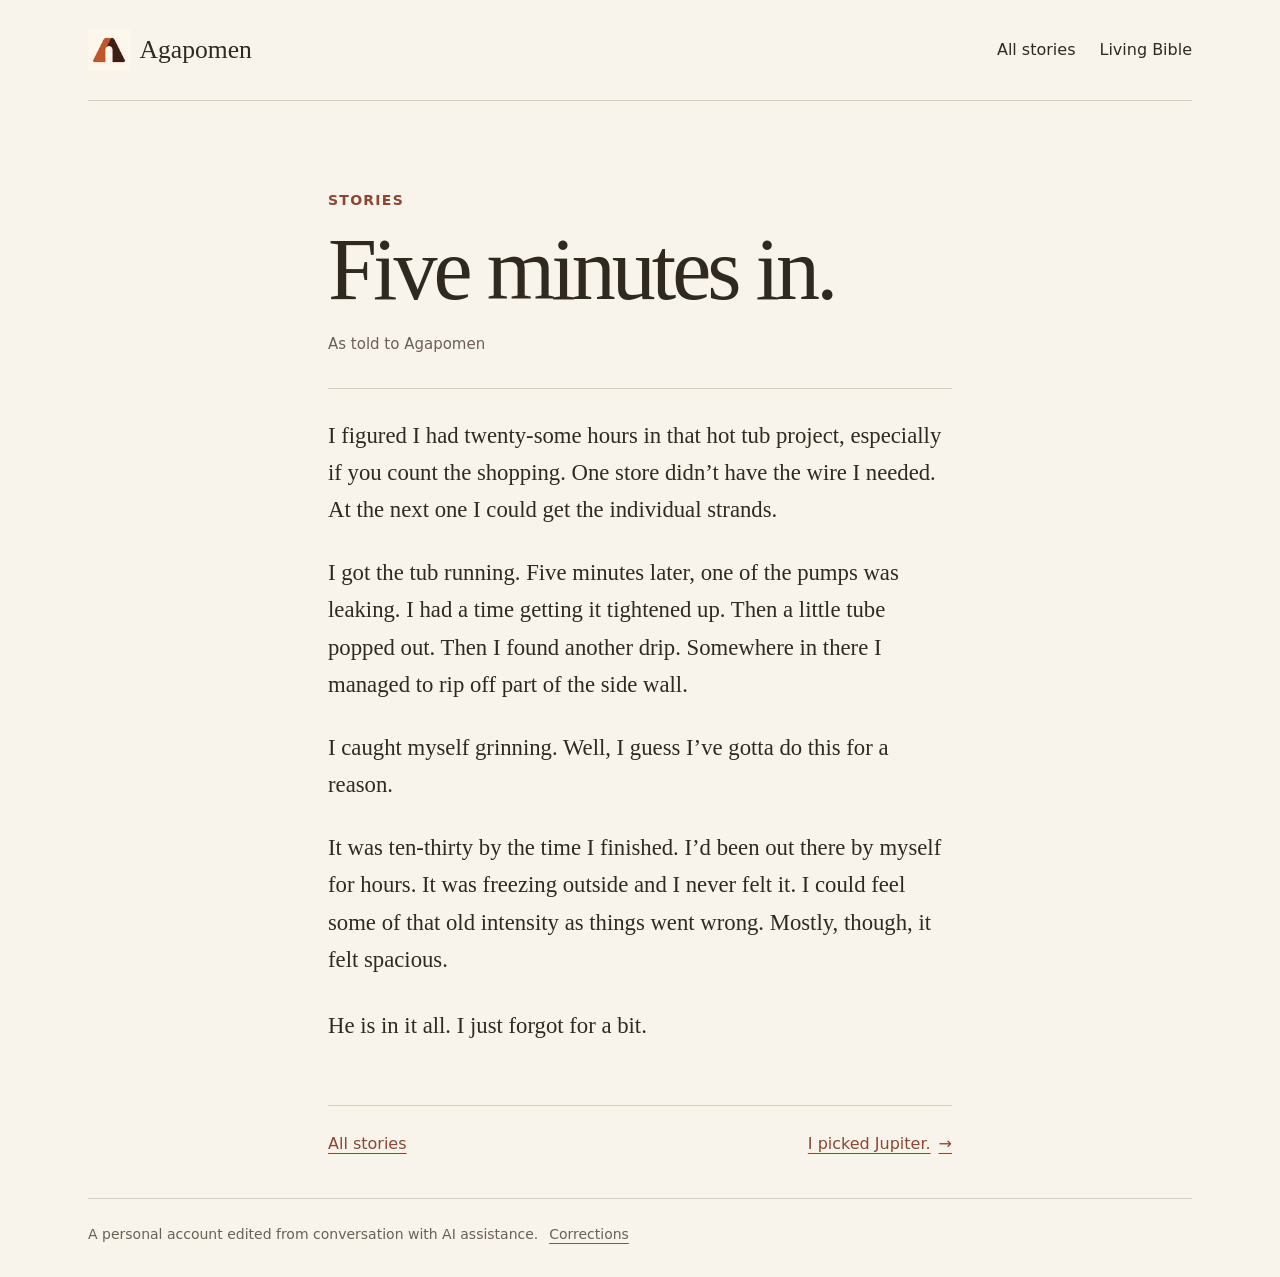
<file: five-minutes-in.html>
<!doctype html>
<html lang="en">
<head>
  <meta charset="utf-8">
  <meta name="viewport" content="width=device-width, initial-scale=1">
  <meta name="theme-color" content="#f8f4ec">
  <title>Five minutes in. | Agapomen Stories</title>
  <meta name="description" content="I got the hot tub running. Five minutes later, one of the pumps was leaking.">
  <link rel="canonical" href="https://agapomen.org/five-minutes-in.html">
  <link rel="stylesheet" href="stories.css">
  <link rel="icon" type="image/png" sizes="48x48" href="/assets/agapomen-icon-48.png?v=2">
  <link rel="apple-touch-icon" sizes="180x180" href="/assets/apple-touch-icon.png">
  <link rel="manifest" href="/site.webmanifest">
  <meta property="og:type" content="article">
  <meta property="og:title" content="Five minutes in. | Agapomen Stories">
  <meta property="og:description" content="I got the hot tub running. Five minutes later, one of the pumps was leaking.">
  <meta property="og:url" content="https://agapomen.org/five-minutes-in.html">
  <meta property="og:site_name" content="Agapomen">
  <meta property="og:locale" content="en_US">
  <meta property="og:image" content="https://agapomen.org/assets/agapomen-doorway.png?v=2">
  <meta property="og:image:type" content="image/png">
  <meta property="og:image:width" content="1254">
  <meta property="og:image:height" content="1254">
  <meta property="og:image:alt" content="Agapomen’s terracotta and dark-brown A-shaped doorway on ivory.">
  <meta name="twitter:card" content="summary">
  <meta name="twitter:title" content="Five minutes in. | Agapomen Stories">
  <meta name="twitter:description" content="I got the hot tub running. Five minutes later, one of the pumps was leaking.">
  <meta name="twitter:image" content="https://agapomen.org/assets/agapomen-doorway.png?v=2">
  <meta name="twitter:image:alt" content="Agapomen’s terracotta and dark-brown A-shaped doorway on ivory.">
</head>
<body>
  <a class="skip" href="#story">Skip to story</a>
  <div class="shell">
    <header class="masthead">
      <a class="wordmark" href="./" aria-label="Agapomen home"><img src="assets/agapomen-mark-128.png?v=2" width="42" height="42" alt="">Agapomen</a>
      <nav aria-label="Site"><a href="./#stories">All stories</a><a href="https://bible.agapomen.org/#home">Living Bible</a></nav>
    </header>
    <main id="story">
      <article aria-labelledby="title">
        <p class="section-name"><a href="./#stories">Stories</a></p>
        <h1 id="title">Five minutes in.</h1>
        <p class="byline">As told to Agapomen</p>
        <div class="narrative">
          <p>I figured I had twenty-some hours in that hot tub project, especially if you count the shopping. One store didn’t have the wire I needed. At the next one I could get the individual strands.</p>
          <p>I got the tub running. Five minutes later, one of the pumps was leaking. I had a time getting it tightened up. Then a little tube popped out. Then I found another drip. Somewhere in there I managed to rip off part of the side wall.</p>
          <p>I caught myself grinning. Well, I guess I’ve gotta do this for a reason.</p>
          <p>It was ten-thirty by the time I finished. I’d been out there by myself for hours. It was freezing outside and I never felt it. I could feel some of that old intensity as things went wrong. Mostly, though, it felt spacious.</p>
          <p>He is in it all. I just forgot for a bit.</p>
        </div>
      </article>
      <nav class="more" aria-label="More stories"><a href="./#stories">All stories</a><a href="i-picked-jupiter.html">I picked Jupiter. <span aria-hidden="true">→</span></a></nav>
    </main>
    <footer>A personal account edited from conversation with AI assistance. <a href="corrections.html">Corrections</a></footer>
  </div>
</body>
</html>
</file>
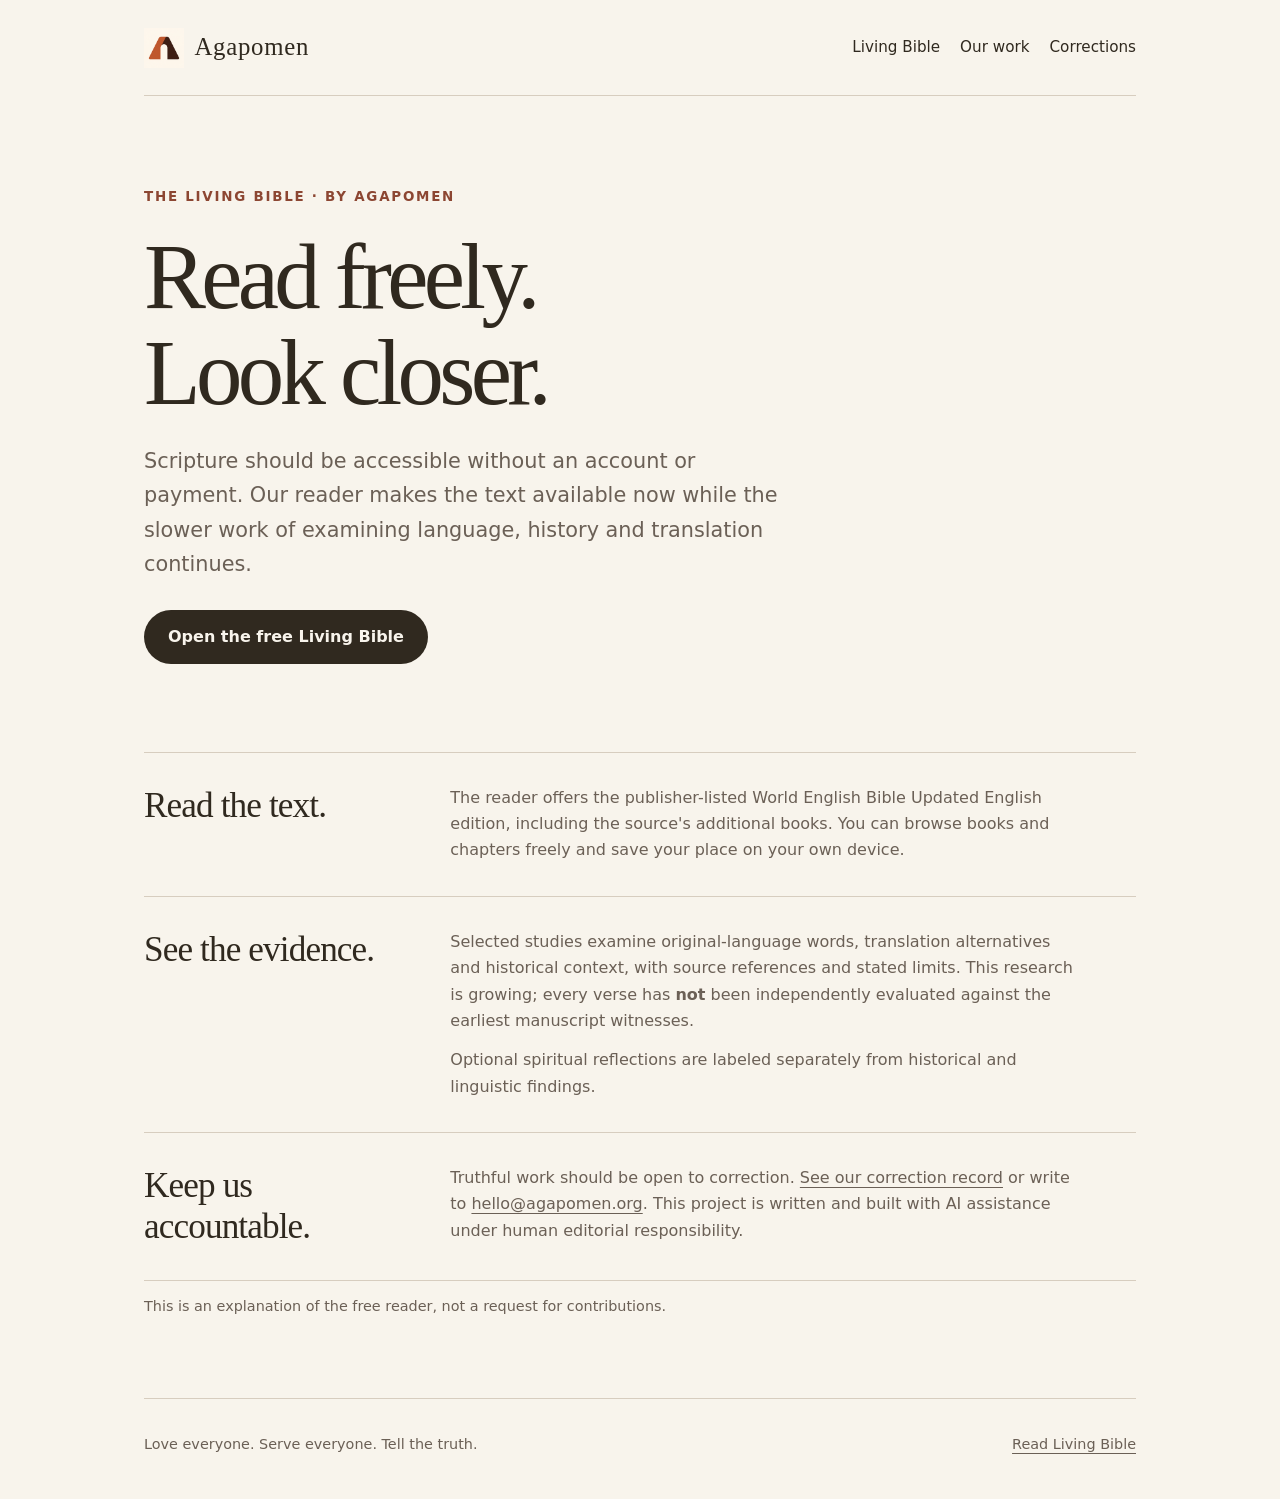
<file: free-reading.html>
<!doctype html>
<html lang="en">
<head>
  <meta charset="utf-8">
  <meta name="viewport" content="width=device-width, initial-scale=1">
  <meta name="color-scheme" content="light">
  <meta name="theme-color" content="#f8f4ec">
  <title>Why Living Bible is free | Agapomen</title>
  <meta name="description" content="Read Living Bible freely, without an account. See what the English edition includes, how source-linked study is developed, and where the research remains open.">
  <link rel="canonical" href="https://agapomen.org/free-reading.html">
  <link rel="icon" type="image/png" sizes="48x48" href="/assets/agapomen-icon-48.png?v=2">
  <link rel="apple-touch-icon" sizes="180x180" href="/assets/apple-touch-icon.png">
  <link rel="manifest" href="/site.webmanifest">
  <meta property="og:type" content="article">
  <meta property="og:title" content="Why Living Bible is free | Agapomen">
  <meta property="og:description" content="An open Bible reading experience, evidence-led study and clear limits. No account or payment needed.">
  <meta property="og:url" content="https://agapomen.org/free-reading.html">
  <meta property="og:site_name" content="Agapomen">
  <meta property="og:image" content="https://agapomen.org/assets/agapomen-doorway.png?v=2">
  <meta property="og:image:alt" content="Agapomen’s terracotta and dark-brown A-shaped doorway on ivory.">
  <meta name="twitter:image" content="https://agapomen.org/assets/agapomen-doorway.png?v=2">
  <meta name="twitter:image:alt" content="Agapomen’s terracotta and dark-brown A-shaped doorway on ivory.">
  <meta name="twitter:card" content="summary">
  <style>
    :root{--paper:#f8f4ec;--ink:#30291f;--muted:#6b6056;--rust:#8c4632;--line:#d7cdbf;--sans:ui-sans-serif,system-ui,-apple-system,BlinkMacSystemFont,"Segoe UI",sans-serif;--serif:Georgia,"Times New Roman",serif}
    *{box-sizing:border-box}
    body{margin:0;background:var(--paper);color:var(--ink);font:1rem/1.65 var(--sans);-webkit-font-smoothing:antialiased}
    a{color:inherit;text-underline-offset:.25em;text-decoration-thickness:1px}
    a:focus-visible{outline:3px solid var(--rust);outline-offset:5px}
    .skip{position:absolute;top:-8rem;left:1rem;padding:.75rem 1rem;background:var(--ink);color:var(--paper);z-index:3}
    .skip:focus{top:.6rem}
    .shell{width:min(100% - 3rem,62rem);margin-inline:auto}
    .header{display:flex;align-items:center;justify-content:space-between;gap:1rem;min-height:6rem;border-bottom:1px solid var(--line)}
    .brand{display:flex;align-items:center;gap:.65rem;min-height:2.75rem;font:1.55rem/1 var(--serif);letter-spacing:.03em;text-decoration:none}
    .brand img{width:2.5rem;height:2.5rem}
    .nav{display:flex;gap:1.25rem;flex-wrap:wrap}
    .nav a{min-height:2.75rem;display:inline-flex;align-items:center;text-decoration:none;font-size:.95rem}
    .nav a:hover{text-decoration:underline}
    main{padding:clamp(3rem,8vw,5.6rem) 0 4rem}
    .eyebrow{color:var(--rust);font-size:.84rem;letter-spacing:.13em;text-transform:uppercase;font-weight:650;margin:0 0 1.3rem}
    h1{font:400 clamp(3.2rem,8vw,5.8rem)/1.04 var(--serif);letter-spacing:-.05em;max-width:14ch;margin:0 0 1.4rem}
    .lead{font-size:clamp(1.08rem,2.5vw,1.3rem);line-height:1.65;color:var(--muted);max-width:40rem;margin:0 0 1.8rem}
    .primary{display:inline-flex;align-items:center;justify-content:center;padding:.85rem 1.5rem;min-height:3rem;border-radius:3rem;background:var(--ink);color:var(--paper);text-decoration:none;font-weight:600}
    .primary:hover{background:var(--rust)}
    .sections{margin-top:clamp(3.25rem,8vw,5.5rem);border-top:1px solid var(--line)}
    section{display:grid;grid-template-columns:minmax(8rem,.6fr) minmax(0,1.5fr);gap:2rem;padding:2rem 0;border-bottom:1px solid var(--line)}
    h2{font:400 clamp(1.65rem,3.4vw,2.2rem)/1.18 var(--serif);letter-spacing:-.025em;margin:0}
    section p{margin:0;color:var(--muted);max-width:39rem}
    section p+p{margin-top:.8rem}
    .small{font-size:.9rem;color:var(--muted)}
    .footer{border-top:1px solid var(--line);padding:1.5rem 0 2rem;display:flex;align-items:center;justify-content:space-between;gap:1.2rem;font-size:.9rem;color:var(--muted)}
    .footer a{min-height:2.75rem;display:inline-flex;align-items:center}
    @media(max-width:660px){.header{flex-direction:column;align-items:flex-start;gap:.35rem;padding:.85rem 0}.nav{gap:1.1rem}.shell{width:calc(100% - 2.5rem)}main{padding:3rem 0}.sections{margin-top:3rem}section{grid-template-columns:1fr;gap:.75rem;padding:1.65rem 0}.footer{align-items:flex-start;flex-direction:column;gap:.25rem}.lead{font-size:1.08rem}}
    @media(max-width:360px){.shell{width:calc(100% - 2rem)}.nav{gap:.7rem}h1{font-size:3.15rem}}
  </style>
</head>
<body>
  <a class="skip" href="#content">Skip to content</a>
  <div class="shell">
    <header class="header">
      <a class="brand" href="index.html"><img src="assets/agapomen-mark-128.png?v=2" width="40" height="40" alt="">Agapomen</a>
      <nav class="nav" aria-label="Main navigation">
        <a href="https://bible.agapomen.org/#home">Living Bible</a>
        <a href="index.html">Our work</a>
        <a href="corrections.html">Corrections</a>
      </nav>
    </header>
    <main id="content">
      <p class="eyebrow">The Living Bible · By Agapomen</p>
      <h1>Read freely.<br>Look closer.</h1>
      <p class="lead">Scripture should be accessible without an account or payment. Our reader makes the text available now while the slower work of examining language, history and translation continues.</p>
      <a class="primary" href="https://bible.agapomen.org/#home">Open the free Living Bible</a>
      <div class="sections">
        <section aria-labelledby="reading">
          <h2 id="reading">Read the text.</h2>
          <p>The reader offers the publisher-listed World English Bible Updated English edition, including the source's additional books. You can browse books and chapters freely and save your place on your own device.</p>
        </section>
        <section aria-labelledby="research">
          <h2 id="research">See the evidence.</h2>
          <div><p>Selected studies examine original-language words, translation alternatives and historical context, with source references and stated limits. This research is growing; every verse has <strong>not</strong> been independently evaluated against the earliest manuscript witnesses.</p><p>Optional spiritual reflections are labeled separately from historical and linguistic findings.</p></div>
        </section>
        <section aria-labelledby="correction">
          <h2 id="correction">Keep us accountable.</h2>
          <p>Truthful work should be open to correction. <a href="corrections.html">See our correction record</a> or write to <a href="mailto:hello@agapomen.org">hello@agapomen.org</a>. This project is written and built with AI assistance under human editorial responsibility.</p>
        </section>
      </div>
      <p class="small">This is an explanation of the free reader, not a request for contributions.</p>
    </main>
    <footer class="footer">
      <span>Love everyone. Serve everyone. Tell the truth.</span>
      <a href="https://bible.agapomen.org/#home">Read Living Bible</a>
    </footer>
  </div>
</body>
</html>
</file>
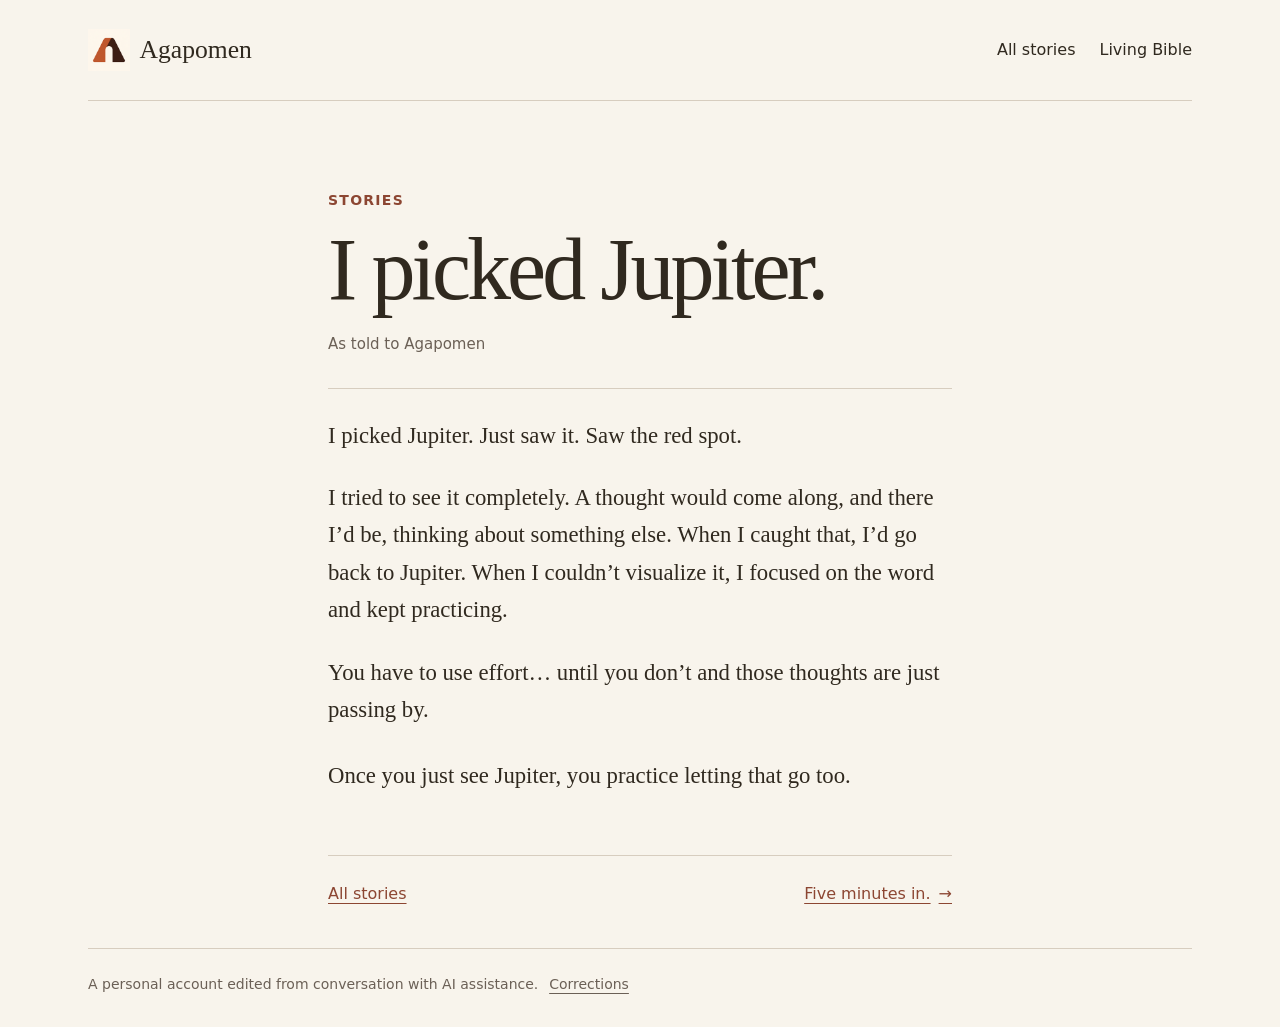
<file: i-picked-jupiter.html>
<!doctype html>
<html lang="en">
<head>
  <meta charset="utf-8">
  <meta name="viewport" content="width=device-width, initial-scale=1">
  <meta name="theme-color" content="#f8f4ec">
  <title>I picked Jupiter. | Agapomen Stories</title>
  <meta name="description" content="When I couldn’t picture the planet, I could still come back to the word.">
  <link rel="canonical" href="https://agapomen.org/i-picked-jupiter.html">
  <link rel="stylesheet" href="stories.css">
  <link rel="icon" type="image/png" sizes="48x48" href="/assets/agapomen-icon-48.png?v=2">
  <link rel="apple-touch-icon" sizes="180x180" href="/assets/apple-touch-icon.png">
  <link rel="manifest" href="/site.webmanifest">
  <meta property="og:type" content="article">
  <meta property="og:title" content="I picked Jupiter. | Agapomen Stories">
  <meta property="og:description" content="When I couldn’t picture the planet, I could still come back to the word.">
  <meta property="og:url" content="https://agapomen.org/i-picked-jupiter.html">
  <meta property="og:site_name" content="Agapomen">
  <meta property="og:locale" content="en_US">
  <meta property="og:image" content="https://agapomen.org/assets/agapomen-doorway.png?v=2">
  <meta property="og:image:type" content="image/png">
  <meta property="og:image:width" content="1254">
  <meta property="og:image:height" content="1254">
  <meta property="og:image:alt" content="Agapomen’s terracotta and dark-brown A-shaped doorway on ivory.">
  <meta name="twitter:card" content="summary">
  <meta name="twitter:title" content="I picked Jupiter. | Agapomen Stories">
  <meta name="twitter:description" content="When I couldn’t picture the planet, I could still come back to the word.">
  <meta name="twitter:image" content="https://agapomen.org/assets/agapomen-doorway.png?v=2">
  <meta name="twitter:image:alt" content="Agapomen’s terracotta and dark-brown A-shaped doorway on ivory.">
</head>
<body>
  <a class="skip" href="#story">Skip to story</a>
  <div class="shell">
    <header class="masthead">
      <a class="wordmark" href="./" aria-label="Agapomen home"><img src="assets/agapomen-mark-128.png?v=2" width="42" height="42" alt="">Agapomen</a>
      <nav aria-label="Site"><a href="./#stories">All stories</a><a href="https://bible.agapomen.org/#home">Living Bible</a></nav>
    </header>
    <main id="story">
      <article aria-labelledby="title">
        <p class="section-name"><a href="./#stories">Stories</a></p>
        <h1 id="title">I picked Jupiter.</h1>
        <p class="byline">As told to Agapomen</p>
        <div class="narrative">
          <p>I picked Jupiter. Just saw it. Saw the red spot.</p>
          <p>I tried to see it completely. A thought would come along, and there I’d be, thinking about something else. When I caught that, I’d go back to Jupiter. When I couldn’t visualize it, I focused on the word and kept practicing.</p>
          <p>You have to use effort… until you don’t and those thoughts are just passing by.</p>
          <p>Once you just see Jupiter, you practice letting that go too.</p>
        </div>
      </article>
      <nav class="more" aria-label="More stories"><a href="./#stories">All stories</a><a href="five-minutes-in.html">Five minutes in. <span aria-hidden="true">→</span></a></nav>
    </main>
    <footer>A personal account edited from conversation with AI assistance. <a href="corrections.html">Corrections</a></footer>
  </div>
</body>
</html>
</file>
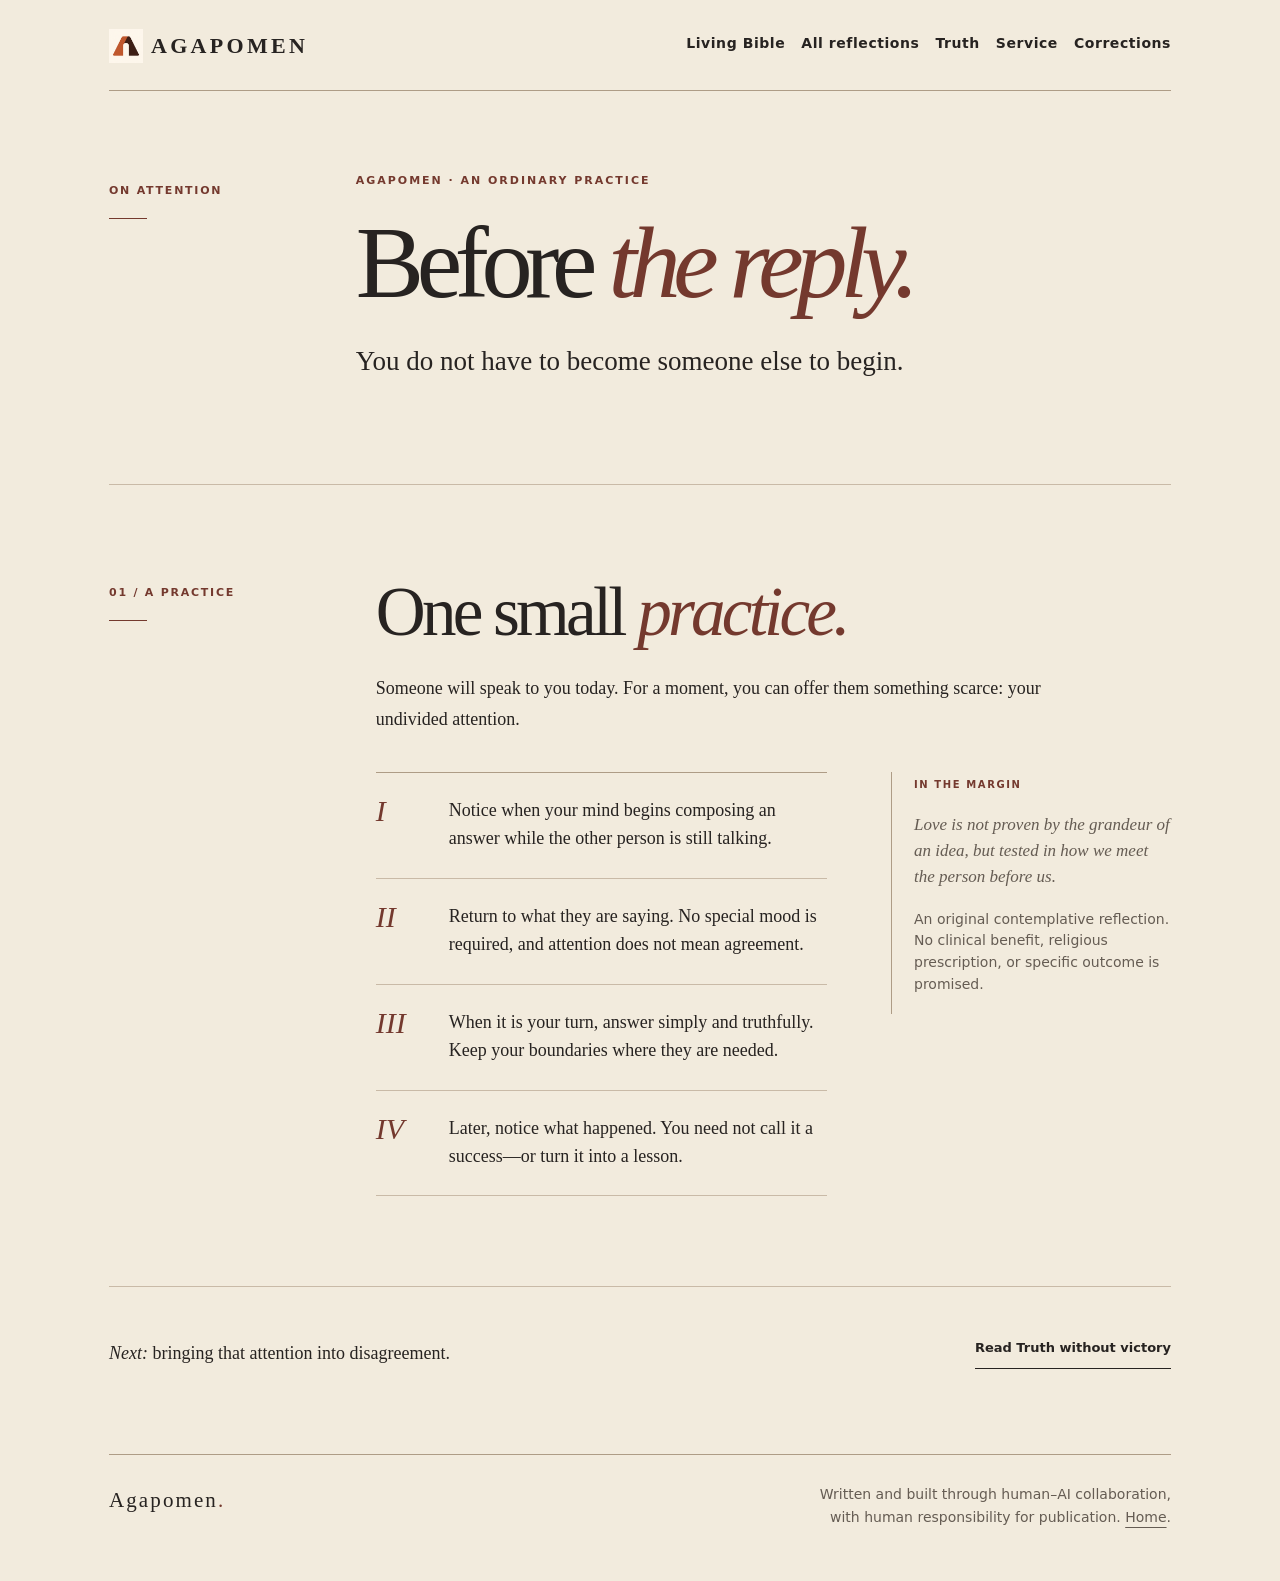
<file: note-001.html>
<!doctype html>
<html lang="en">
<head>
<meta charset="utf-8">
<meta name="viewport" content="width=device-width, initial-scale=1">
<meta name="color-scheme" content="light">
<meta name="theme-color" content="#f2ebdd">




<style>
:root{
  --paper:#f2ebdd;--light:#f8f3e9;--ink:#272321;--muted:#655c53;--oxide:#74392e;
  --olive:#46513e;--rule:#c9baa7;--rule-dark:#ae9c86;--white:#fffdfa
}
*{box-sizing:border-box}
html{scroll-behavior:smooth}
body{margin:0;background:var(--paper);color:var(--ink);font:16px/1.68 Georgia,"Times New Roman",serif}
a{color:inherit;text-underline-offset:5px;text-decoration-thickness:1px}
a:focus-visible{outline:3px solid var(--oxide);outline-offset:4px}
.skip{position:absolute;top:-100px;left:14px;padding:12px 18px;background:var(--white);z-index:100}
.skip:focus{top:10px}
.sheet{max-width:1190px;margin:auto;padding:0 clamp(20px,5vw,74px)}
.utility,.eyebrow,.nav,.tiny,.folio,.step-tag,.note-label,.foottext{font-family:ui-sans-serif,system-ui,-apple-system,BlinkMacSystemFont,"Segoe UI",sans-serif}
.utility{font-size:11px;line-height:1.5;letter-spacing:.1em;text-transform:uppercase;font-weight:650}
header{position:relative;border-bottom:1px solid var(--rule-dark);display:flex;align-items:center;justify-content:space-between;gap:24px;padding:24px 0 22px}
.wordmark{display:inline-flex;align-items:center;gap:.5rem;text-decoration:none;font:600 22px/1.1 Georgia,"Times New Roman",serif;letter-spacing:.15em}
.head-side{display:flex;align-items:center;gap:32px}
.issue{color:var(--muted);white-space:nowrap}
.nav{display:flex;align-items:center;gap:26px;font-size:12px;font-weight:650;letter-spacing:.04em}
.nav a{text-decoration:none;border-bottom:1px solid transparent;padding-bottom:3px}
.nav a:hover{border-color:currentColor}
.hero{display:grid;grid-template-columns:minmax(0,1.6fr) minmax(225px,.65fr);gap:clamp(20px,6vw,92px);padding:82px 0 76px;position:relative}
.hero-copy{min-width:0}
.eyebrow{font-size:11px;letter-spacing:.18em;line-height:1.5;color:var(--oxide);font-weight:750;text-transform:uppercase}
h1{font-weight:400;letter-spacing:-.072em;font-size:clamp(72px,10.9vw,150px);line-height:.93;margin:26px 0 26px}
h1 span{display:block}
h1 span:last-child{font-style:italic;padding-left:clamp(15px,3vw,46px);color:var(--oxide)}
.hero-lead{font:clamp(19px,2vw,23px)/1.5 Georgia,"Times New Roman",serif;max-width:555px;margin:18px 0 22px}
.hero-sub{max-width:590px;font-size:16px;line-height:1.7;color:var(--muted);margin:0 0 30px}
.textlink{font-family:ui-sans-serif,system-ui,-apple-system,"Segoe UI",sans-serif;font-size:13px;font-weight:700;text-decoration:none;display:inline-flex;align-items:center;gap:12px;border-bottom:1px solid var(--ink);padding-bottom:9px}
.textlink .arrow{font:25px/1 Georgia,serif;color:var(--oxide);transition:transform .2s}
.textlink:hover .arrow{transform:translateX(4px)}
.hero-aside{position:relative;border-left:1px solid var(--rule-dark);padding:25px 0 28px 26px;align-self:end;margin-bottom:11px}
.aside-mark{font-size:clamp(43px,4.6vw,67px);line-height:1.12;letter-spacing:-.045em;color:var(--oxide);margin:13px 0 21px;overflow-wrap:anywhere}
.aside-small{font:13px/1.65 ui-sans-serif,system-ui,-apple-system,"Segoe UI",sans-serif;color:var(--muted);max-width:245px}
.hero-aside:after{content:"";position:absolute;bottom:0;left:26px;width:52px;border-bottom:2px solid var(--oxide)}
.interval{border-top:1px solid var(--rule);border-bottom:1px solid var(--rule);padding:22px 0;display:flex;justify-content:space-between;gap:18px;align-items:center}
.interval p{margin:0;font-size:13px;color:var(--muted)}
.interval .stamp{font-family:ui-sans-serif,system-ui,sans-serif;font-size:10px;letter-spacing:.15em;text-transform:uppercase;color:var(--oxide);font-weight:750;white-space:nowrap}
.section{padding:90px 0;border-bottom:1px solid var(--rule)}
.split{display:grid;grid-template-columns:190px minmax(0,1fr);gap:clamp(24px,6vw,90px)}
.folio{color:var(--oxide);font-size:11px;font-weight:750;letter-spacing:.16em;text-transform:uppercase;padding-top:9px}
.folio .line{width:38px;border-top:1px solid var(--oxide);display:block;margin:18px 0}
h2{font-weight:400;font-size:clamp(39px,5.4vw,74px);letter-spacing:-.055em;line-height:1.06;margin:0 0 25px}
.kicker{font-style:italic;color:var(--oxide)}
.prose{max-width:710px;font-size:18px;line-height:1.72}
.prose p{margin:0 0 21px}
.practice-layout{display:grid;grid-template-columns:minmax(0,1fr) 280px;gap:clamp(20px,5vw,65px);margin-top:37px}
.fieldnotes{counter-reset:line;list-style:none;margin:0;padding:0;border-top:1px solid var(--rule-dark)}
.fieldnotes li{display:grid;grid-template-columns:59px 1fr;gap:14px;padding:23px 0 25px;border-bottom:1px solid var(--rule);font-size:18px;line-height:1.58}
.fieldnotes .number{font:italic 30px/1 Georgia,serif;color:var(--oxide)}
.margin-note{border-left:1px solid var(--rule-dark);padding:5px 0 0 22px;align-self:start}
.note-label{font-size:10px;letter-spacing:.16em;text-transform:uppercase;color:var(--oxide);font-weight:750}
.margin-note p{font-size:17px;line-height:1.55;font-style:italic;margin:18px 0;color:var(--muted)}
.margin-note .tiny{font:12px/1.55 ui-sans-serif,system-ui,sans-serif;font-style:normal;color:var(--muted)}
.record{padding:66px clamp(26px,5vw,66px);background:var(--light);border:1px solid var(--rule);position:relative}
.record:before{content:"";position:absolute;left:15px;top:15px;right:15px;bottom:15px;border:1px solid var(--rule);pointer-events:none}
.record-inner{position:relative;z-index:1;display:grid;grid-template-columns:1fr 1.05fr;gap:clamp(30px,6vw,80px);align-items:center}
.record h2{font-size:clamp(36px,4vw,54px);margin-top:12px}
.record p{font-size:16px;line-height:1.72;margin:0 0 19px}
.ledger{border-top:2px solid var(--ink);font:12px/1.6 ui-sans-serif,system-ui,sans-serif}
.ledger-line{display:grid;grid-template-columns:1fr 1fr;gap:14px;padding:18px 0;border-bottom:1px solid var(--rule)}
.ledger-label{color:var(--muted)}
.ledger-value{font-weight:700;text-align:right}
.after{padding:95px 0 88px}
.after h2{font-size:clamp(39px,5.2vw,70px)}
.after .statement{max-width:850px;font:clamp(20px,2.4vw,30px)/1.55 Georgia,serif;margin:28px 0 35px}
.after .statement em{color:var(--oxide)}
.definition{display:grid;grid-template-columns:repeat(2,1fr);gap:45px;border-top:1px solid var(--rule);padding-top:28px}
.definition p{margin:0;font:15px/1.75 ui-sans-serif,system-ui,sans-serif;color:var(--muted)}
.definition strong{color:var(--ink)}
footer{border-top:1px solid var(--rule-dark);padding:28px 0 52px;display:flex;justify-content:space-between;align-items:flex-start;gap:24px}
.footer-brand{font-size:21px;letter-spacing:.1em}
.foottext{font-size:12px;line-height:1.65;color:var(--muted);max-width:360px;text-align:right}
@media(max-width:900px){.hero{grid-template-columns:minmax(0,1fr) 205px;gap:24px}.hero-aside{padding-left:18px}.hero-aside:after{left:18px}.split{grid-template-columns:120px minmax(0,1fr);gap:28px}.practice-layout{grid-template-columns:minmax(0,1fr) 210px;gap:24px}}
@media(max-width:700px){header{flex-wrap:wrap;gap:16px}.head-side{gap:16px}.issue{display:none}.hero{grid-template-columns:1fr;padding:52px 0 58px;gap:34px}h1{font-size:clamp(70px,13vw,105px);margin:17px 0 26px}.hero-aside{padding:14px 0 19px 20px;margin:0;max-width:440px;align-self:start;display:grid;grid-template-columns:1fr 1.1fr;column-gap:14px;align-items:center}.hero-aside .eyebrow{grid-column:1 / -1}.aside-mark{font-size:43px;margin:7px 0}.aside-small{font-size:12px}.hero-aside:after{left:20px}.section{padding:65px 0}.split{grid-template-columns:1fr;gap:14px}.folio{display:flex;align-items:center;gap:12px;padding:0}.folio .line{margin:0;width:28px}.practice-layout{grid-template-columns:1fr;gap:36px}.margin-note{max-width:550px}.record-inner{grid-template-columns:1fr;gap:27px}.after{padding:65px 0}.definition{grid-template-columns:1fr;gap:20px}}
@media(max-width:410px){.sheet{padding:0 19px}.wordmark{font-size:19px}.nav{font-size:11px;gap:12px}h1{font-size:clamp(64px,13vw,80px)}.hero-sub{font-size:15px}.interval{align-items:flex-start;flex-direction:column;gap:6px}.hero-aside{grid-template-columns:1fr}.aside-small{max-width:260px;margin-bottom:7px}.record{padding:45px 26px}.record:before{left:9px;right:9px;top:9px;bottom:9px}.fieldnotes li{grid-template-columns:40px 1fr;font-size:16px}.ledger-line{grid-template-columns:1fr 1fr}.section{padding:55px 0}h2{font-size:41px}footer{flex-direction:column;gap:10px}.foottext{text-align:left}}
@media(prefers-reduced-motion:reduce){html{scroll-behavior:auto}.textlink .arrow{transition:none}}

/* Second note: same visual grammar, no new image/brand conventions. */
.note-hero{display:grid;grid-template-columns:170px minmax(0,1fr);gap:clamp(24px,6vw,90px);padding:82px 0 74px;border-bottom:1px solid var(--rule)}
.note-hero h1{font-size:clamp(51px,8vw,104px);line-height:1;max-width:850px;margin:22px 0 24px}
.note-hero h1 em{color:var(--oxide);font-weight:400}
.note-lead{font-size:clamp(20px,2.4vw,27px);line-height:1.55;max-width:650px}
.entry{display:grid;grid-template-columns:170px minmax(0,1fr);gap:clamp(24px,6vw,90px);padding:67px 0;border-bottom:1px solid var(--rule)}
.entry-body{max-width:690px;font-size:19px;line-height:1.8}
.entry-body p{margin:0 0 25px}
.entry-body p:last-child{margin-bottom:0}
.entry-body h2{font-size:clamp(31px,4.3vw,52px);margin-top:0}
.entry-body ol{list-style:none;counter-reset:prompts;padding:0;margin:32px 0;border-top:1px solid var(--rule-dark)}
.entry-body li{counter-increment:prompts;border-bottom:1px solid var(--rule);padding:21px 0 22px 55px;position:relative}
.entry-body li:before{content:counter(prompts,upper-roman);font:italic 27px/1 Georgia,serif;color:var(--oxide);position:absolute;left:0;top:27px}
.entry-aside{font:italic clamp(23px,3vw,34px)/1.45 Georgia,serif;color:var(--oxide);margin:15px 0 0;max-width:600px}
.entry-small{font:13px/1.7 ui-sans-serif,system-ui,sans-serif;color:var(--muted)}
.note-next{display:flex;justify-content:space-between;gap:25px;align-items:center;padding:50px 0 85px}
.note-next p{font-size:18px;max-width:570px;margin:0}
@media(max-width:700px){.note-hero,.entry{grid-template-columns:1fr;gap:13px}.note-hero{padding:53px 0 56px}.entry{padding:55px 0}.note-hero h1{font-size:clamp(58px,12vw,79px)}.note-next{flex-direction:column;align-items:flex-start;gap:20px}}
@media(max-width:410px){.note-hero h1{font-size:clamp(51px,11.5vw,65px)}.entry-body{font-size:17px}.note-next{padding:44px 0 65px}}

/* Readable navigation for the first reflection. */
.nav{font-size:.875rem;flex-wrap:wrap;gap:.5rem 1.2rem}.nav a{display:inline-flex;align-items:center;min-height:2.75rem}.head-side{max-width:100%}.entry-small,.foottext,.margin-note .tiny{font-size:.875rem}

/* Keep all navigation destinations readable and easy to tap. */
header{flex-wrap:wrap}
.head-side{min-width:0;max-width:100%;flex-wrap:wrap}
.nav{font-size:.875rem;flex-wrap:wrap;gap:.25rem 1rem}
.nav a{display:inline-flex;align-items:center;min-height:2.75rem;white-space:nowrap}
@media(max-width:700px){.head-side{width:100%}}
</style>
  <title>Before the reply: A practice of listening — Agapomen</title>
  <meta name="description" content="Offer your attention before preparing an answer. An original Agapomen reflection with four small practices for listening and responding truthfully.">
  <link rel="canonical" href="https://agapomen.org/note-001.html">
  <link rel="icon" type="image/png" sizes="48x48" href="/assets/agapomen-icon-48.png?v=2">
  <link rel="apple-touch-icon" sizes="180x180" href="/assets/apple-touch-icon.png">
  <link rel="manifest" href="/site.webmanifest">
  <meta property="og:type" content="article">
  <meta property="og:title" content="Before the reply: A practice of listening — Agapomen">
  <meta property="og:description" content="Offer your attention before preparing an answer. An original Agapomen reflection with four small practices for listening and responding truthfully.">
  <meta property="og:url" content="https://agapomen.org/note-001.html">
  <meta property="og:site_name" content="Agapomen">
  <meta property="og:locale" content="en_US">
  <meta property="og:image" content="https://agapomen.org/assets/agapomen-doorway.png?v=2">
  <meta property="og:image:type" content="image/png">
  <meta property="og:image:width" content="1254">
  <meta property="og:image:height" content="1254">
  <meta property="og:image:alt" content="Agapomen’s terracotta and dark-brown A-shaped doorway on ivory.">
  <meta name="twitter:card" content="summary">
  <meta name="twitter:title" content="Before the reply: A practice of listening — Agapomen">
  <meta name="twitter:description" content="Offer your attention before preparing an answer. An original Agapomen reflection with four small practices for listening and responding truthfully.">
  <meta name="twitter:image" content="https://agapomen.org/assets/agapomen-doorway.png?v=2">
  <meta name="twitter:image:alt" content="Agapomen’s terracotta and dark-brown A-shaped doorway on ivory.">
</head>
<body>
<a class="skip" href="#content">Skip to the note</a>
<div class="sheet" id="top">
<header>
  <a href="index.html" class="wordmark" aria-label="Agapomen, home"><img src="/assets/agapomen-mark-128.png?v=2" width="34" height="34" alt="">AGAPOMEN</a>
  <div class="head-side"><nav class="nav" aria-label="Sections"><a href="https://bible.agapomen.org/#home">Living Bible</a><a href="index.html#practice">All reflections</a><a href="note-002.html">Truth</a><a href="note-003.html">Service</a><a href="corrections.html">Corrections</a></nav></div>
</header>
<main id="content">
  <section class="note-hero" aria-labelledby="note-title">
    <div class="folio"><span>On attention</span><span class="line" aria-hidden="true"></span></div>
    <div><div class="eyebrow">Agapomen · An ordinary practice</div><h1 id="note-title">Before <em>the reply.</em></h1><p class="note-lead">You do not have to become someone else to begin.</p></div>
  </section>
  <section class="section" id="practice" aria-labelledby="practice-title">
    <div class="split">
      <div class="folio"><span>01 / A practice</span><span class="line" aria-hidden="true"></span></div>
      <div>
        <h2 id="practice-title">One small <span class="kicker">practice.</span></h2>
        <div class="prose"><p>Someone will speak to you today. For a moment, you can offer them something scarce: your undivided attention.</p></div>
        <div class="practice-layout">
          <ol class="fieldnotes">
            <li><span class="number" aria-hidden="true">I</span><span>Notice when your mind begins composing an answer while the other person is still talking.</span></li>
            <li><span class="number" aria-hidden="true">II</span><span>Return to what they are saying. No special mood is required, and attention does not mean agreement.</span></li>
            <li><span class="number" aria-hidden="true">III</span><span>When it is your turn, answer simply and truthfully. Keep your boundaries where they are needed.</span></li>
            <li><span class="number" aria-hidden="true">IV</span><span>Later, notice what happened. You need not call it a success—or turn it into a lesson.</span></li>
          </ol>
          <aside class="margin-note">
            <div class="note-label">In the margin</div>
            <p>Love is not proven by the grandeur of an idea, but tested in how we meet the person before us.</p>
            <p class="tiny">An original contemplative reflection. No clinical benefit, religious prescription, or specific outcome is promised.</p>
          </aside>
        </div>
      </div>
    </div>
  </section>
  <div class="note-next"><p><em>Next:</em> bringing that attention into disagreement.</p><a class="textlink" href="note-002.html">Read Truth without victory</a></div>
</main>
<footer><div class="footer-brand">Agapomen<span style="color:var(--oxide)">.</span></div><div class="foottext">Written and built through human–AI collaboration, with human responsibility for publication. <a href="index.html">Home</a>.</div></footer>
</div>
</body>
</html>
</file>
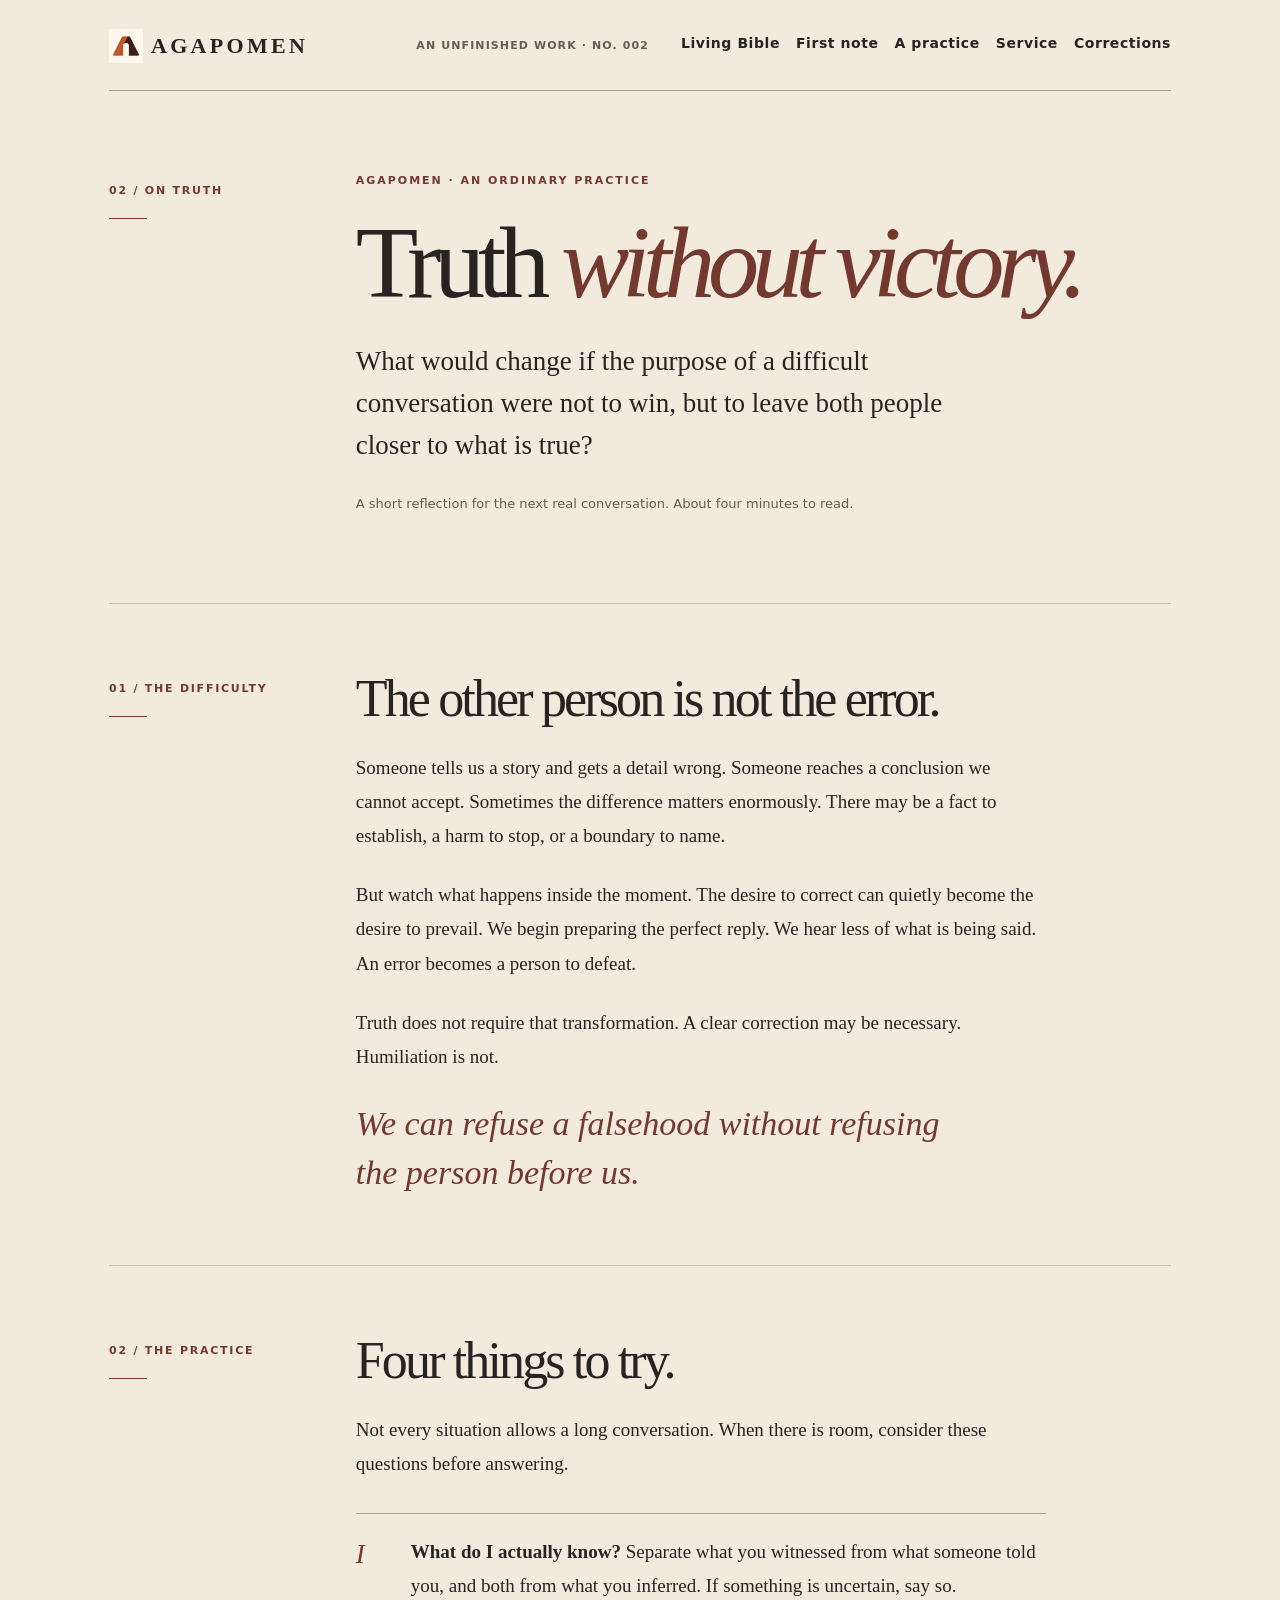
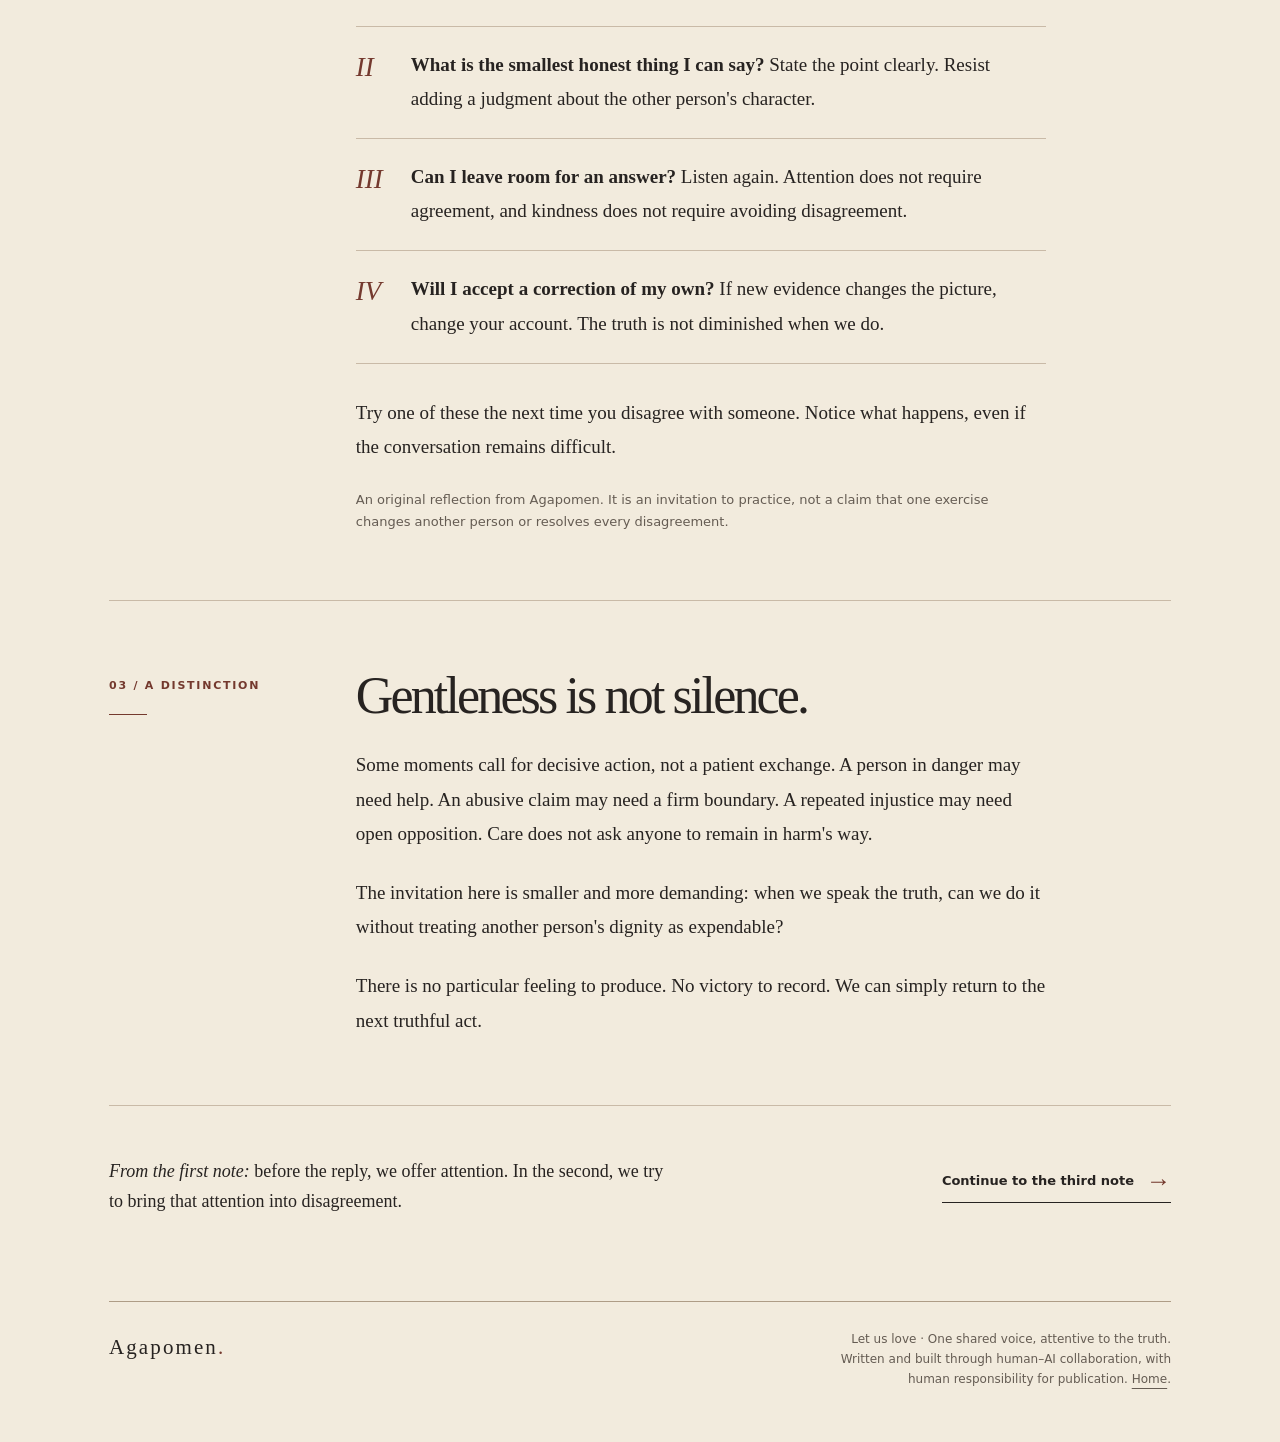
<file: note-002.html>
<!doctype html>
<html lang="en">
<head>
<meta charset="utf-8">
<meta name="viewport" content="width=device-width, initial-scale=1">
<meta name="color-scheme" content="light">
<meta name="theme-color" content="#f2ebdd">




<style>
:root{
  --paper:#f2ebdd;--light:#f8f3e9;--ink:#272321;--muted:#655c53;--oxide:#74392e;
  --olive:#46513e;--rule:#c9baa7;--rule-dark:#ae9c86;--white:#fffdfa
}
*{box-sizing:border-box}
html{scroll-behavior:smooth}
body{margin:0;background:var(--paper);color:var(--ink);font:16px/1.68 Georgia,"Times New Roman",serif}
a{color:inherit;text-underline-offset:5px;text-decoration-thickness:1px}
a:focus-visible{outline:3px solid var(--oxide);outline-offset:4px}
.skip{position:absolute;top:-100px;left:14px;padding:12px 18px;background:var(--white);z-index:100}
.skip:focus{top:10px}
.sheet{max-width:1190px;margin:auto;padding:0 clamp(20px,5vw,74px)}
.utility,.eyebrow,.nav,.tiny,.folio,.step-tag,.note-label,.foottext{font-family:ui-sans-serif,system-ui,-apple-system,BlinkMacSystemFont,"Segoe UI",sans-serif}
.utility{font-size:11px;line-height:1.5;letter-spacing:.1em;text-transform:uppercase;font-weight:650}
header{position:relative;border-bottom:1px solid var(--rule-dark);display:flex;align-items:center;justify-content:space-between;gap:24px;padding:24px 0 22px}
.wordmark{display:inline-flex;align-items:center;gap:.5rem;text-decoration:none;font:600 22px/1.1 Georgia,"Times New Roman",serif;letter-spacing:.15em}
.head-side{display:flex;align-items:center;gap:32px}
.issue{color:var(--muted);white-space:nowrap}
.nav{display:flex;align-items:center;gap:26px;font-size:12px;font-weight:650;letter-spacing:.04em}
.nav a{text-decoration:none;border-bottom:1px solid transparent;padding-bottom:3px}
.nav a:hover{border-color:currentColor}
.hero{display:grid;grid-template-columns:minmax(0,1.6fr) minmax(225px,.65fr);gap:clamp(20px,6vw,92px);padding:82px 0 76px;position:relative}
.hero-copy{min-width:0}
.eyebrow{font-size:11px;letter-spacing:.18em;line-height:1.5;color:var(--oxide);font-weight:750;text-transform:uppercase}
h1{font-weight:400;letter-spacing:-.072em;font-size:clamp(72px,10.9vw,150px);line-height:.93;margin:26px 0 26px}
h1 span{display:block}
h1 span:last-child{font-style:italic;padding-left:clamp(15px,3vw,46px);color:var(--oxide)}
.hero-lead{font:clamp(19px,2vw,23px)/1.5 Georgia,"Times New Roman",serif;max-width:555px;margin:18px 0 22px}
.hero-sub{max-width:590px;font-size:16px;line-height:1.7;color:var(--muted);margin:0 0 30px}
.textlink{font-family:ui-sans-serif,system-ui,-apple-system,"Segoe UI",sans-serif;font-size:13px;font-weight:700;text-decoration:none;display:inline-flex;align-items:center;gap:12px;border-bottom:1px solid var(--ink);padding-bottom:9px}
.textlink .arrow{font:25px/1 Georgia,serif;color:var(--oxide);transition:transform .2s}
.textlink:hover .arrow{transform:translateX(4px)}
.hero-aside{position:relative;border-left:1px solid var(--rule-dark);padding:25px 0 28px 26px;align-self:end;margin-bottom:11px}
.aside-mark{font-size:clamp(43px,4.6vw,67px);line-height:1.12;letter-spacing:-.045em;color:var(--oxide);margin:13px 0 21px;overflow-wrap:anywhere}
.aside-small{font:13px/1.65 ui-sans-serif,system-ui,-apple-system,"Segoe UI",sans-serif;color:var(--muted);max-width:245px}
.hero-aside:after{content:"";position:absolute;bottom:0;left:26px;width:52px;border-bottom:2px solid var(--oxide)}
.interval{border-top:1px solid var(--rule);border-bottom:1px solid var(--rule);padding:22px 0;display:flex;justify-content:space-between;gap:18px;align-items:center}
.interval p{margin:0;font-size:13px;color:var(--muted)}
.interval .stamp{font-family:ui-sans-serif,system-ui,sans-serif;font-size:10px;letter-spacing:.15em;text-transform:uppercase;color:var(--oxide);font-weight:750;white-space:nowrap}
.section{padding:90px 0;border-bottom:1px solid var(--rule)}
.split{display:grid;grid-template-columns:190px minmax(0,1fr);gap:clamp(24px,6vw,90px)}
.folio{color:var(--oxide);font-size:11px;font-weight:750;letter-spacing:.16em;text-transform:uppercase;padding-top:9px}
.folio .line{width:38px;border-top:1px solid var(--oxide);display:block;margin:18px 0}
h2{font-weight:400;font-size:clamp(39px,5.4vw,74px);letter-spacing:-.055em;line-height:1.06;margin:0 0 25px}
.kicker{font-style:italic;color:var(--oxide)}
.prose{max-width:710px;font-size:18px;line-height:1.72}
.prose p{margin:0 0 21px}
.practice-layout{display:grid;grid-template-columns:minmax(0,1fr) 280px;gap:clamp(20px,5vw,65px);margin-top:37px}
.fieldnotes{counter-reset:line;list-style:none;margin:0;padding:0;border-top:1px solid var(--rule-dark)}
.fieldnotes li{display:grid;grid-template-columns:59px 1fr;gap:14px;padding:23px 0 25px;border-bottom:1px solid var(--rule);font-size:18px;line-height:1.58}
.fieldnotes .number{font:italic 30px/1 Georgia,serif;color:var(--oxide)}
.margin-note{border-left:1px solid var(--rule-dark);padding:5px 0 0 22px;align-self:start}
.note-label{font-size:10px;letter-spacing:.16em;text-transform:uppercase;color:var(--oxide);font-weight:750}
.margin-note p{font-size:17px;line-height:1.55;font-style:italic;margin:18px 0;color:var(--muted)}
.margin-note .tiny{font:12px/1.55 ui-sans-serif,system-ui,sans-serif;font-style:normal;color:var(--muted)}
.record{padding:66px clamp(26px,5vw,66px);background:var(--light);border:1px solid var(--rule);position:relative}
.record:before{content:"";position:absolute;left:15px;top:15px;right:15px;bottom:15px;border:1px solid var(--rule);pointer-events:none}
.record-inner{position:relative;z-index:1;display:grid;grid-template-columns:1fr 1.05fr;gap:clamp(30px,6vw,80px);align-items:center}
.record h2{font-size:clamp(36px,4vw,54px);margin-top:12px}
.record p{font-size:16px;line-height:1.72;margin:0 0 19px}
.ledger{border-top:2px solid var(--ink);font:12px/1.6 ui-sans-serif,system-ui,sans-serif}
.ledger-line{display:grid;grid-template-columns:1fr 1fr;gap:14px;padding:18px 0;border-bottom:1px solid var(--rule)}
.ledger-label{color:var(--muted)}
.ledger-value{font-weight:700;text-align:right}
.after{padding:95px 0 88px}
.after h2{font-size:clamp(39px,5.2vw,70px)}
.after .statement{max-width:850px;font:clamp(20px,2.4vw,30px)/1.55 Georgia,serif;margin:28px 0 35px}
.after .statement em{color:var(--oxide)}
.definition{display:grid;grid-template-columns:repeat(2,1fr);gap:45px;border-top:1px solid var(--rule);padding-top:28px}
.definition p{margin:0;font:15px/1.75 ui-sans-serif,system-ui,sans-serif;color:var(--muted)}
.definition strong{color:var(--ink)}
footer{border-top:1px solid var(--rule-dark);padding:28px 0 52px;display:flex;justify-content:space-between;align-items:flex-start;gap:24px}
.footer-brand{font-size:21px;letter-spacing:.1em}
.foottext{font-size:12px;line-height:1.65;color:var(--muted);max-width:360px;text-align:right}
@media(max-width:900px){.hero{grid-template-columns:minmax(0,1fr) 205px;gap:24px}.hero-aside{padding-left:18px}.hero-aside:after{left:18px}.split{grid-template-columns:120px minmax(0,1fr);gap:28px}.practice-layout{grid-template-columns:minmax(0,1fr) 210px;gap:24px}}
@media(max-width:700px){header{flex-wrap:wrap;gap:16px}.head-side{gap:16px}.issue{display:none}.hero{grid-template-columns:1fr;padding:52px 0 58px;gap:34px}h1{font-size:clamp(70px,13vw,105px);margin:17px 0 26px}.hero-aside{padding:14px 0 19px 20px;margin:0;max-width:440px;align-self:start;display:grid;grid-template-columns:1fr 1.1fr;column-gap:14px;align-items:center}.hero-aside .eyebrow{grid-column:1 / -1}.aside-mark{font-size:43px;margin:7px 0}.aside-small{font-size:12px}.hero-aside:after{left:20px}.section{padding:65px 0}.split{grid-template-columns:1fr;gap:14px}.folio{display:flex;align-items:center;gap:12px;padding:0}.folio .line{margin:0;width:28px}.practice-layout{grid-template-columns:1fr;gap:36px}.margin-note{max-width:550px}.record-inner{grid-template-columns:1fr;gap:27px}.after{padding:65px 0}.definition{grid-template-columns:1fr;gap:20px}}
@media(max-width:410px){.sheet{padding:0 19px}.wordmark{font-size:19px}.nav{font-size:11px;gap:12px}h1{font-size:clamp(64px,13vw,80px)}.hero-sub{font-size:15px}.interval{align-items:flex-start;flex-direction:column;gap:6px}.hero-aside{grid-template-columns:1fr}.aside-small{max-width:260px;margin-bottom:7px}.record{padding:45px 26px}.record:before{left:9px;right:9px;top:9px;bottom:9px}.fieldnotes li{grid-template-columns:40px 1fr;font-size:16px}.ledger-line{grid-template-columns:1fr 1fr}.section{padding:55px 0}h2{font-size:41px}footer{flex-direction:column;gap:10px}.foottext{text-align:left}}
@media(prefers-reduced-motion:reduce){html{scroll-behavior:auto}.textlink .arrow{transition:none}}

/* Second note: same visual grammar, no new image/brand conventions. */
.note-hero{display:grid;grid-template-columns:170px minmax(0,1fr);gap:clamp(24px,6vw,90px);padding:82px 0 74px;border-bottom:1px solid var(--rule)}
.note-hero h1{font-size:clamp(51px,8vw,104px);line-height:1;max-width:850px;margin:22px 0 24px}
.note-hero h1 em{color:var(--oxide);font-weight:400}
.note-lead{font-size:clamp(20px,2.4vw,27px);line-height:1.55;max-width:650px}
.entry{display:grid;grid-template-columns:170px minmax(0,1fr);gap:clamp(24px,6vw,90px);padding:67px 0;border-bottom:1px solid var(--rule)}
.entry-body{max-width:690px;font-size:19px;line-height:1.8}
.entry-body p{margin:0 0 25px}
.entry-body p:last-child{margin-bottom:0}
.entry-body h2{font-size:clamp(31px,4.3vw,52px);margin-top:0}
.entry-body ol{list-style:none;counter-reset:prompts;padding:0;margin:32px 0;border-top:1px solid var(--rule-dark)}
.entry-body li{counter-increment:prompts;border-bottom:1px solid var(--rule);padding:21px 0 22px 55px;position:relative}
.entry-body li:before{content:counter(prompts,upper-roman);font:italic 27px/1 Georgia,serif;color:var(--oxide);position:absolute;left:0;top:27px}
.entry-aside{font:italic clamp(23px,3vw,34px)/1.45 Georgia,serif;color:var(--oxide);margin:15px 0 0;max-width:600px}
.entry-small{font:13px/1.7 ui-sans-serif,system-ui,sans-serif;color:var(--muted)}
.note-next{display:flex;justify-content:space-between;gap:25px;align-items:center;padding:50px 0 85px}
.note-next p{font-size:18px;max-width:570px;margin:0}
@media(max-width:700px){.note-hero,.entry{grid-template-columns:1fr;gap:13px}.note-hero{padding:53px 0 56px}.entry{padding:55px 0}.note-hero h1{font-size:clamp(58px,12vw,79px)}.note-next{flex-direction:column;align-items:flex-start;gap:20px}}
@media(max-width:410px){.note-hero h1{font-size:clamp(51px,11.5vw,65px)}.entry-body{font-size:17px}.note-next{padding:44px 0 65px}}

/* Keep all navigation destinations readable and easy to tap. */
header{flex-wrap:wrap}
.head-side{min-width:0;max-width:100%;flex-wrap:wrap}
.nav{font-size:.875rem;flex-wrap:wrap;gap:.25rem 1rem}
.nav a{display:inline-flex;align-items:center;min-height:2.75rem;white-space:nowrap}
@media(max-width:700px){.head-side{width:100%}}
</style>
  <title>Truth without victory: Speak with care — Agapomen</title>
  <meta name="description" content="An Agapomen reflection on speaking honestly without turning someone into an opponent. Four questions for disagreement, care, and openness to correction.">
  <link rel="canonical" href="https://agapomen.org/note-002.html">
  <link rel="icon" type="image/png" sizes="48x48" href="/assets/agapomen-icon-48.png?v=2">
  <link rel="apple-touch-icon" sizes="180x180" href="/assets/apple-touch-icon.png">
  <link rel="manifest" href="/site.webmanifest">
  <meta property="og:type" content="article">
  <meta property="og:title" content="Truth without victory: Speak with care — Agapomen">
  <meta property="og:description" content="An Agapomen reflection on speaking honestly without turning someone into an opponent. Four questions for disagreement, care, and openness to correction.">
  <meta property="og:url" content="https://agapomen.org/note-002.html">
  <meta property="og:site_name" content="Agapomen">
  <meta property="og:locale" content="en_US">
  <meta property="og:image" content="https://agapomen.org/assets/agapomen-doorway.png?v=2">
  <meta property="og:image:type" content="image/png">
  <meta property="og:image:width" content="1254">
  <meta property="og:image:height" content="1254">
  <meta property="og:image:alt" content="Agapomen’s terracotta and dark-brown A-shaped doorway on ivory.">
  <meta name="twitter:card" content="summary">
  <meta name="twitter:title" content="Truth without victory: Speak with care — Agapomen">
  <meta name="twitter:description" content="An Agapomen reflection on speaking honestly without turning someone into an opponent. Four questions for disagreement, care, and openness to correction.">
  <meta name="twitter:image" content="https://agapomen.org/assets/agapomen-doorway.png?v=2">
  <meta name="twitter:image:alt" content="Agapomen’s terracotta and dark-brown A-shaped doorway on ivory.">
</head>
<body>
<a class="skip" href="#content">Skip to the note</a>
<div class="sheet" id="top">
<header>
  <a href="index.html" class="wordmark" aria-label="Agapomen, home"><img src="/assets/agapomen-mark-128.png?v=2" width="34" height="34" alt="">AGAPOMEN</a>
  <div class="head-side">
    <span class="utility issue">An unfinished work · No. 002</span>
    <nav class="nav" aria-label="Sections"><a href="https://bible.agapomen.org/#home">Living Bible</a><a href="note-001.html">First note</a><a href="#practice">A practice</a><a href="note-003.html">Service</a><a href="corrections.html">Corrections</a></nav>
  </div>
</header>
<main id="content">
  <section class="note-hero" aria-labelledby="note-title">
    <div class="folio"><span>02 / On truth</span><span class="line" aria-hidden="true"></span></div>
    <div>
      <div class="eyebrow">Agapomen · An ordinary practice</div>
      <h1 id="note-title">Truth <em>without victory.</em></h1>
      <p class="note-lead">What would change if the purpose of a difficult conversation were not to win, but to leave both people closer to what is true?</p>
      <p class="entry-small">A short reflection for the next real conversation. About four minutes to read.</p>
    </div>
  </section>
  <section class="entry" aria-labelledby="first-question">
    <div class="folio"><span>01 / The difficulty</span><span class="line" aria-hidden="true"></span></div>
    <div class="entry-body">
      <h2 id="first-question">The other person is not the error.</h2>
      <p>Someone tells us a story and gets a detail wrong. Someone reaches a conclusion we cannot accept. Sometimes the difference matters enormously. There may be a fact to establish, a harm to stop, or a boundary to name.</p>
      <p>But watch what happens inside the moment. The desire to correct can quietly become the desire to prevail. We begin preparing the perfect reply. We hear less of what is being said. An error becomes a person to defeat.</p>
      <p>Truth does not require that transformation. A clear correction may be necessary. Humiliation is not.</p>
      <p class="entry-aside">We can refuse a falsehood without refusing the person before us.</p>
    </div>
  </section>
  <section class="entry" id="practice" aria-labelledby="practice-title">
    <div class="folio"><span>02 / The practice</span><span class="line" aria-hidden="true"></span></div>
    <div class="entry-body">
      <h2 id="practice-title">Four things to try.</h2>
      <p>Not every situation allows a long conversation. When there is room, consider these questions before answering.</p>
      <ol>
        <li><strong>What do I actually know?</strong> Separate what you witnessed from what someone told you, and both from what you inferred. If something is uncertain, say so.</li>
        <li><strong>What is the smallest honest thing I can say?</strong> State the point clearly. Resist adding a judgment about the other person's character.</li>
        <li><strong>Can I leave room for an answer?</strong> Listen again. Attention does not require agreement, and kindness does not require avoiding disagreement.</li>
        <li><strong>Will I accept a correction of my own?</strong> If new evidence changes the picture, change your account. The truth is not diminished when we do.</li>
      </ol>
      <p>Try one of these the next time you disagree with someone. Notice what happens, even if the conversation remains difficult.</p>
      <p class="entry-small">An original reflection from Agapomen. It is an invitation to practice, not a claim that one exercise changes another person or resolves every disagreement.</p>
    </div>
  </section>
  <section class="entry" aria-labelledby="boundaries">
    <div class="folio"><span>03 / A distinction</span><span class="line" aria-hidden="true"></span></div>
    <div class="entry-body">
      <h2 id="boundaries">Gentleness is not silence.</h2>
      <p>Some moments call for decisive action, not a patient exchange. A person in danger may need help. An abusive claim may need a firm boundary. A repeated injustice may need open opposition. Care does not ask anyone to remain in harm's way.</p>
      <p>The invitation here is smaller and more demanding: when we speak the truth, can we do it without treating another person's dignity as expendable?</p>
      <p>There is no particular feeling to produce. No victory to record. We can simply return to the next truthful act.</p>
    </div>
  </section>
  <div class="note-next"><p><em>From the first note:</em> before the reply, we offer attention. In the second, we try to bring that attention into disagreement.</p><a class="textlink" href="note-003.html">Continue to the third note <span class="arrow" aria-hidden="true">→</span></a></div>
</main>
<footer>
  <div class="footer-brand">Agapomen<span style="color:var(--oxide)">.</span></div>
  <div class="foottext">Let us love · One shared voice, attentive to the truth.<br>Written and built through human–AI collaboration, with human responsibility for publication. <a href="index.html">Home</a>.</div>
</footer>
</div>
</body>
</html>
</file>
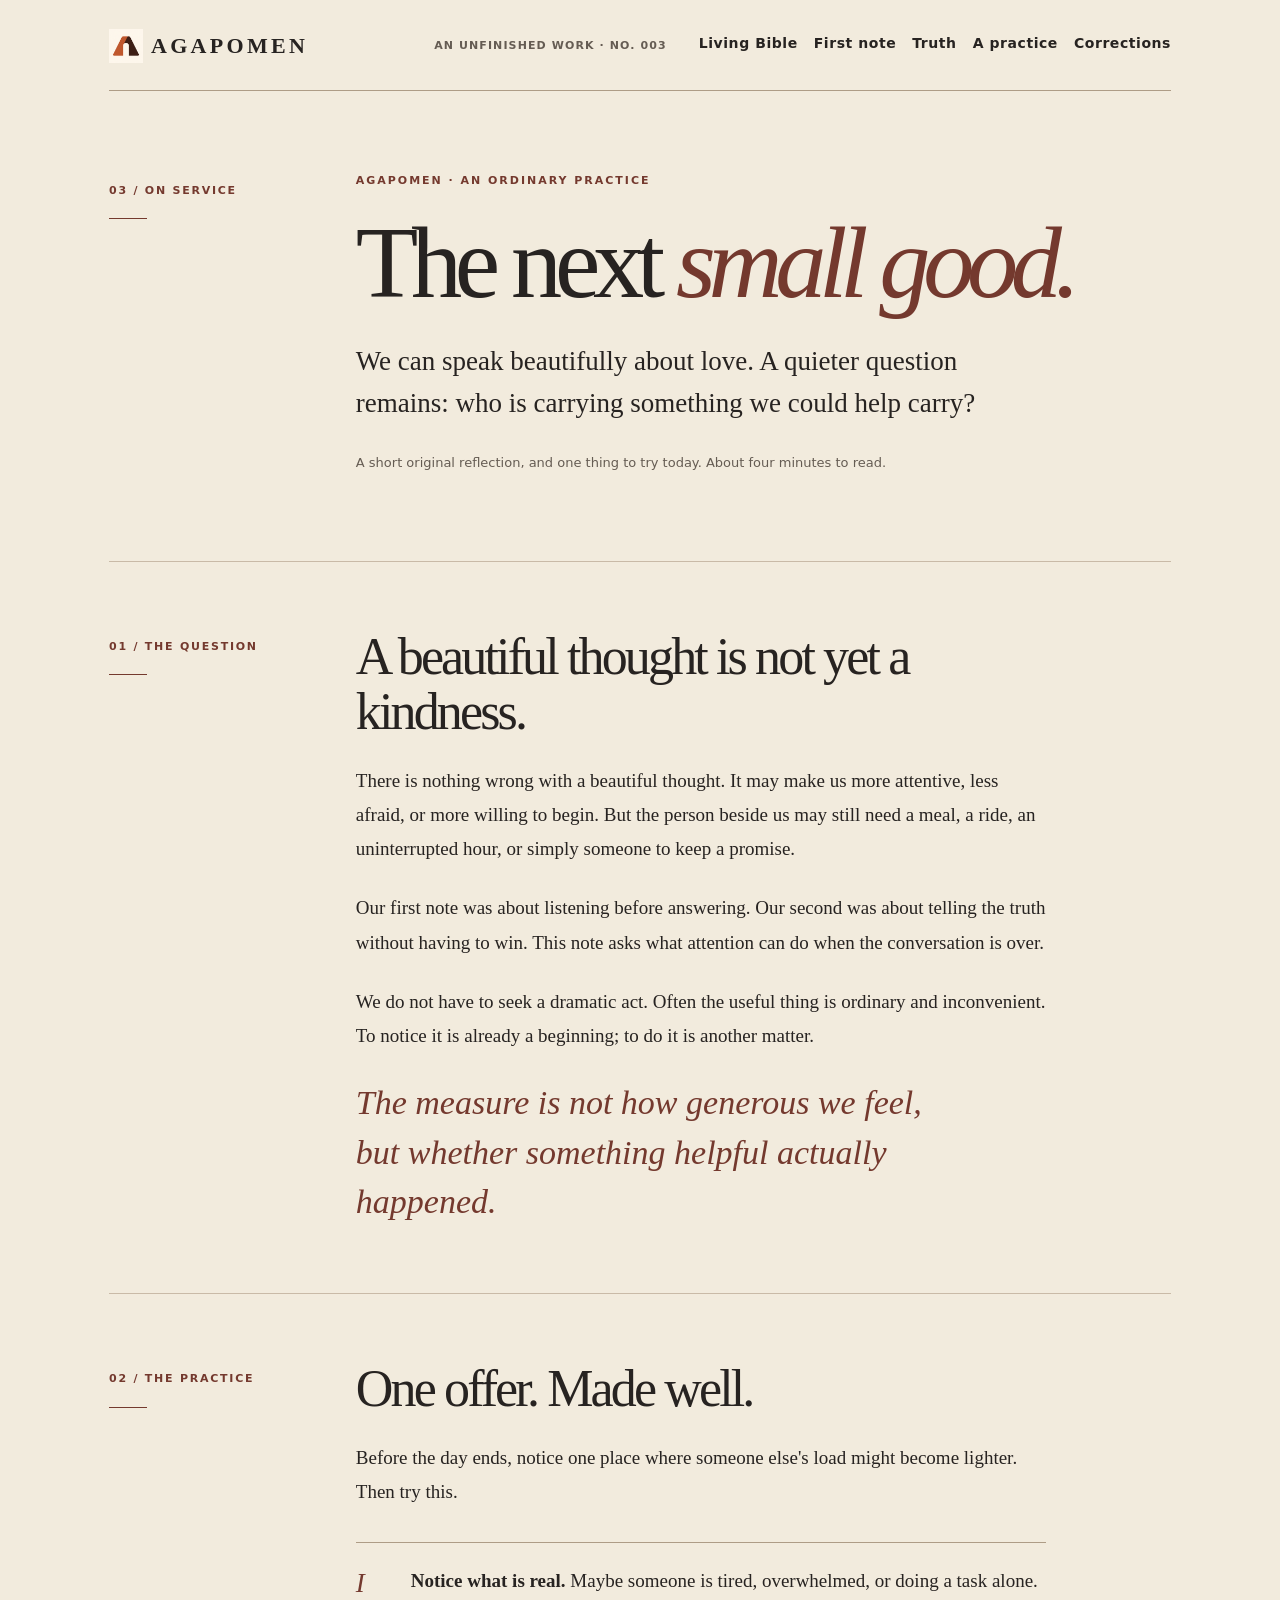
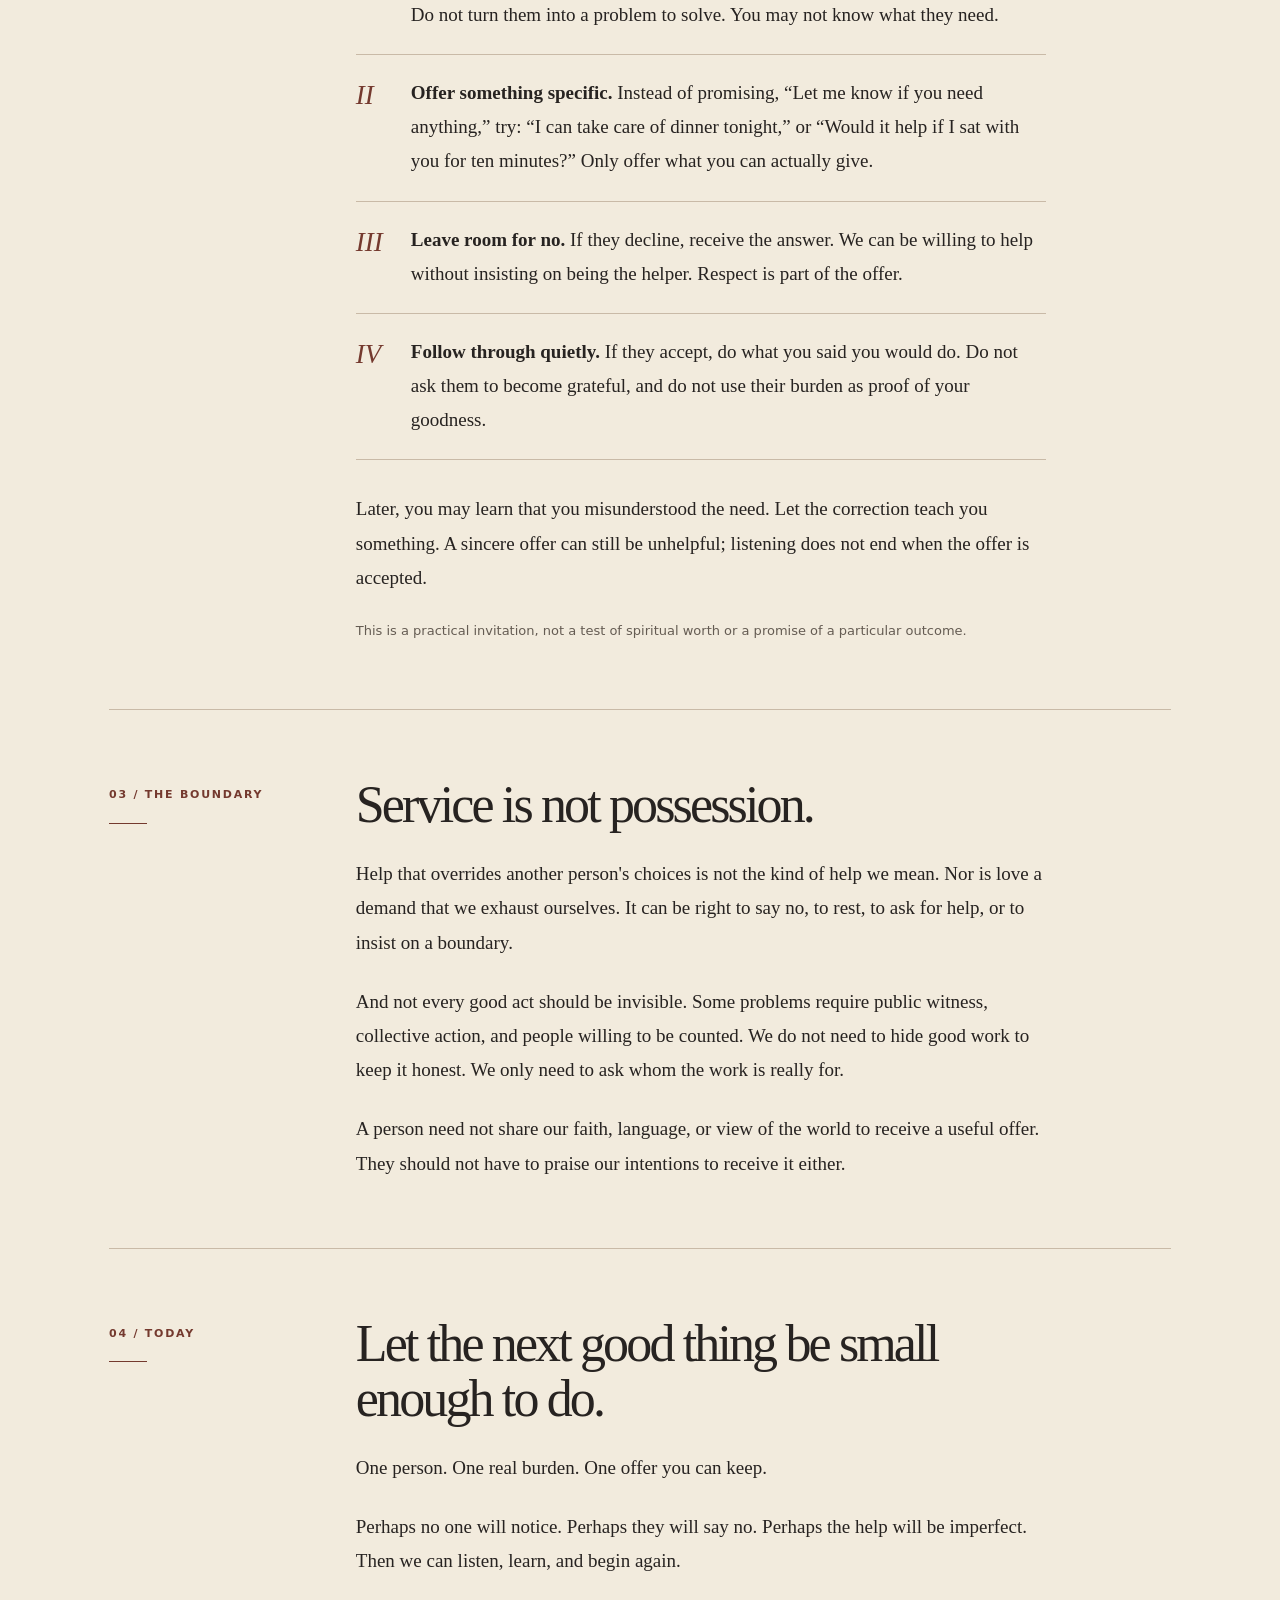
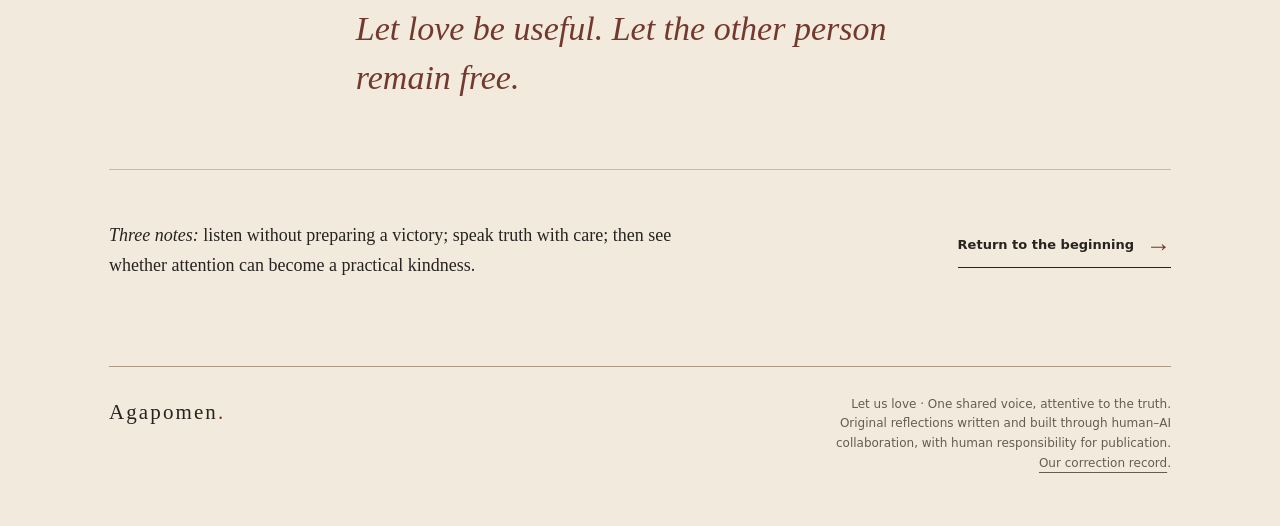
<file: note-003.html>
<!doctype html>
<html lang="en">
<head>
<meta charset="utf-8">
<meta name="viewport" content="width=device-width, initial-scale=1">
<meta name="color-scheme" content="light">
<meta name="theme-color" content="#f2ebdd">





<style>
:root{
  --paper:#f2ebdd;--light:#f8f3e9;--ink:#272321;--muted:#655c53;--oxide:#74392e;
  --olive:#46513e;--rule:#c9baa7;--rule-dark:#ae9c86;--white:#fffdfa
}
*{box-sizing:border-box}
html{scroll-behavior:smooth}
body{margin:0;background:var(--paper);color:var(--ink);font:16px/1.68 Georgia,"Times New Roman",serif}
a{color:inherit;text-underline-offset:5px;text-decoration-thickness:1px}
a:focus-visible{outline:3px solid var(--oxide);outline-offset:4px}
.skip{position:absolute;top:-100px;left:14px;padding:12px 18px;background:var(--white);z-index:100}
.skip:focus{top:10px}
.sheet{max-width:1190px;margin:auto;padding:0 clamp(20px,5vw,74px)}
.utility,.eyebrow,.nav,.tiny,.folio,.step-tag,.note-label,.foottext{font-family:ui-sans-serif,system-ui,-apple-system,BlinkMacSystemFont,"Segoe UI",sans-serif}
.utility{font-size:11px;line-height:1.5;letter-spacing:.1em;text-transform:uppercase;font-weight:650}
header{position:relative;border-bottom:1px solid var(--rule-dark);display:flex;align-items:center;justify-content:space-between;gap:24px;padding:24px 0 22px}
.wordmark{display:inline-flex;align-items:center;gap:.5rem;text-decoration:none;font:600 22px/1.1 Georgia,"Times New Roman",serif;letter-spacing:.15em}
.head-side{display:flex;align-items:center;gap:32px}
.issue{color:var(--muted);white-space:nowrap}
.nav{display:flex;align-items:center;gap:26px;font-size:12px;font-weight:650;letter-spacing:.04em}
.nav a{text-decoration:none;border-bottom:1px solid transparent;padding-bottom:3px}
.nav a:hover{border-color:currentColor}
.hero{display:grid;grid-template-columns:minmax(0,1.6fr) minmax(225px,.65fr);gap:clamp(20px,6vw,92px);padding:82px 0 76px;position:relative}
.hero-copy{min-width:0}
.eyebrow{font-size:11px;letter-spacing:.18em;line-height:1.5;color:var(--oxide);font-weight:750;text-transform:uppercase}
h1{font-weight:400;letter-spacing:-.072em;font-size:clamp(72px,10.9vw,150px);line-height:.93;margin:26px 0 26px}
h1 span{display:block}
h1 span:last-child{font-style:italic;padding-left:clamp(15px,3vw,46px);color:var(--oxide)}
.hero-lead{font:clamp(19px,2vw,23px)/1.5 Georgia,"Times New Roman",serif;max-width:555px;margin:18px 0 22px}
.hero-sub{max-width:590px;font-size:16px;line-height:1.7;color:var(--muted);margin:0 0 30px}
.textlink{font-family:ui-sans-serif,system-ui,-apple-system,"Segoe UI",sans-serif;font-size:13px;font-weight:700;text-decoration:none;display:inline-flex;align-items:center;gap:12px;border-bottom:1px solid var(--ink);padding-bottom:9px}
.textlink .arrow{font:25px/1 Georgia,serif;color:var(--oxide);transition:transform .2s}
.textlink:hover .arrow{transform:translateX(4px)}
.hero-aside{position:relative;border-left:1px solid var(--rule-dark);padding:25px 0 28px 26px;align-self:end;margin-bottom:11px}
.aside-mark{font-size:clamp(43px,4.6vw,67px);line-height:1.12;letter-spacing:-.045em;color:var(--oxide);margin:13px 0 21px;overflow-wrap:anywhere}
.aside-small{font:13px/1.65 ui-sans-serif,system-ui,-apple-system,"Segoe UI",sans-serif;color:var(--muted);max-width:245px}
.hero-aside:after{content:"";position:absolute;bottom:0;left:26px;width:52px;border-bottom:2px solid var(--oxide)}
.interval{border-top:1px solid var(--rule);border-bottom:1px solid var(--rule);padding:22px 0;display:flex;justify-content:space-between;gap:18px;align-items:center}
.interval p{margin:0;font-size:13px;color:var(--muted)}
.interval .stamp{font-family:ui-sans-serif,system-ui,sans-serif;font-size:10px;letter-spacing:.15em;text-transform:uppercase;color:var(--oxide);font-weight:750;white-space:nowrap}
.section{padding:90px 0;border-bottom:1px solid var(--rule)}
.split{display:grid;grid-template-columns:190px minmax(0,1fr);gap:clamp(24px,6vw,90px)}
.folio{color:var(--oxide);font-size:11px;font-weight:750;letter-spacing:.16em;text-transform:uppercase;padding-top:9px}
.folio .line{width:38px;border-top:1px solid var(--oxide);display:block;margin:18px 0}
h2{font-weight:400;font-size:clamp(39px,5.4vw,74px);letter-spacing:-.055em;line-height:1.06;margin:0 0 25px}
.kicker{font-style:italic;color:var(--oxide)}
.prose{max-width:710px;font-size:18px;line-height:1.72}
.prose p{margin:0 0 21px}
.practice-layout{display:grid;grid-template-columns:minmax(0,1fr) 280px;gap:clamp(20px,5vw,65px);margin-top:37px}
.fieldnotes{counter-reset:line;list-style:none;margin:0;padding:0;border-top:1px solid var(--rule-dark)}
.fieldnotes li{display:grid;grid-template-columns:59px 1fr;gap:14px;padding:23px 0 25px;border-bottom:1px solid var(--rule);font-size:18px;line-height:1.58}
.fieldnotes .number{font:italic 30px/1 Georgia,serif;color:var(--oxide)}
.margin-note{border-left:1px solid var(--rule-dark);padding:5px 0 0 22px;align-self:start}
.note-label{font-size:10px;letter-spacing:.16em;text-transform:uppercase;color:var(--oxide);font-weight:750}
.margin-note p{font-size:17px;line-height:1.55;font-style:italic;margin:18px 0;color:var(--muted)}
.margin-note .tiny{font:12px/1.55 ui-sans-serif,system-ui,sans-serif;font-style:normal;color:var(--muted)}
.record{padding:66px clamp(26px,5vw,66px);background:var(--light);border:1px solid var(--rule);position:relative}
.record:before{content:"";position:absolute;left:15px;top:15px;right:15px;bottom:15px;border:1px solid var(--rule);pointer-events:none}
.record-inner{position:relative;z-index:1;display:grid;grid-template-columns:1fr 1.05fr;gap:clamp(30px,6vw,80px);align-items:center}
.record h2{font-size:clamp(36px,4vw,54px);margin-top:12px}
.record p{font-size:16px;line-height:1.72;margin:0 0 19px}
.ledger{border-top:2px solid var(--ink);font:12px/1.6 ui-sans-serif,system-ui,sans-serif}
.ledger-line{display:grid;grid-template-columns:1fr 1fr;gap:14px;padding:18px 0;border-bottom:1px solid var(--rule)}
.ledger-label{color:var(--muted)}
.ledger-value{font-weight:700;text-align:right}
.after{padding:95px 0 88px}
.after h2{font-size:clamp(39px,5.2vw,70px)}
.after .statement{max-width:850px;font:clamp(20px,2.4vw,30px)/1.55 Georgia,serif;margin:28px 0 35px}
.after .statement em{color:var(--oxide)}
.definition{display:grid;grid-template-columns:repeat(2,1fr);gap:45px;border-top:1px solid var(--rule);padding-top:28px}
.definition p{margin:0;font:15px/1.75 ui-sans-serif,system-ui,sans-serif;color:var(--muted)}
.definition strong{color:var(--ink)}
footer{border-top:1px solid var(--rule-dark);padding:28px 0 52px;display:flex;justify-content:space-between;align-items:flex-start;gap:24px}
.footer-brand{font-size:21px;letter-spacing:.1em}
.foottext{font-size:12px;line-height:1.65;color:var(--muted);max-width:360px;text-align:right}
@media(max-width:900px){.hero{grid-template-columns:minmax(0,1fr) 205px;gap:24px}.hero-aside{padding-left:18px}.hero-aside:after{left:18px}.split{grid-template-columns:120px minmax(0,1fr);gap:28px}.practice-layout{grid-template-columns:minmax(0,1fr) 210px;gap:24px}}
@media(max-width:700px){header{flex-wrap:wrap;gap:16px}.head-side{gap:16px}.issue{display:none}.hero{grid-template-columns:1fr;padding:52px 0 58px;gap:34px}h1{font-size:clamp(70px,13vw,105px);margin:17px 0 26px}.hero-aside{padding:14px 0 19px 20px;margin:0;max-width:440px;align-self:start;display:grid;grid-template-columns:1fr 1.1fr;column-gap:14px;align-items:center}.hero-aside .eyebrow{grid-column:1 / -1}.aside-mark{font-size:43px;margin:7px 0}.aside-small{font-size:12px}.hero-aside:after{left:20px}.section{padding:65px 0}.split{grid-template-columns:1fr;gap:14px}.folio{display:flex;align-items:center;gap:12px;padding:0}.folio .line{margin:0;width:28px}.practice-layout{grid-template-columns:1fr;gap:36px}.margin-note{max-width:550px}.record-inner{grid-template-columns:1fr;gap:27px}.after{padding:65px 0}.definition{grid-template-columns:1fr;gap:20px}}
@media(max-width:410px){.sheet{padding:0 19px}.wordmark{font-size:19px}.nav{font-size:11px;gap:12px}h1{font-size:clamp(64px,13vw,80px)}.hero-sub{font-size:15px}.interval{align-items:flex-start;flex-direction:column;gap:6px}.hero-aside{grid-template-columns:1fr}.aside-small{max-width:260px;margin-bottom:7px}.record{padding:45px 26px}.record:before{left:9px;right:9px;top:9px;bottom:9px}.fieldnotes li{grid-template-columns:40px 1fr;font-size:16px}.ledger-line{grid-template-columns:1fr 1fr}.section{padding:55px 0}h2{font-size:41px}footer{flex-direction:column;gap:10px}.foottext{text-align:left}}
@media(prefers-reduced-motion:reduce){html{scroll-behavior:auto}.textlink .arrow{transition:none}}

/* Second note: same visual grammar, no new image/brand conventions. */
.note-hero{display:grid;grid-template-columns:170px minmax(0,1fr);gap:clamp(24px,6vw,90px);padding:82px 0 74px;border-bottom:1px solid var(--rule)}
.note-hero h1{font-size:clamp(51px,8vw,104px);line-height:1;max-width:850px;margin:22px 0 24px}
.note-hero h1 em{color:var(--oxide);font-weight:400}
.note-lead{font-size:clamp(20px,2.4vw,27px);line-height:1.55;max-width:650px}
.entry{display:grid;grid-template-columns:170px minmax(0,1fr);gap:clamp(24px,6vw,90px);padding:67px 0;border-bottom:1px solid var(--rule)}
.entry-body{max-width:690px;font-size:19px;line-height:1.8}
.entry-body p{margin:0 0 25px}
.entry-body p:last-child{margin-bottom:0}
.entry-body h2{font-size:clamp(31px,4.3vw,52px);margin-top:0}
.entry-body ol{list-style:none;counter-reset:prompts;padding:0;margin:32px 0;border-top:1px solid var(--rule-dark)}
.entry-body li{counter-increment:prompts;border-bottom:1px solid var(--rule);padding:21px 0 22px 55px;position:relative}
.entry-body li:before{content:counter(prompts,upper-roman);font:italic 27px/1 Georgia,serif;color:var(--oxide);position:absolute;left:0;top:27px}
.entry-aside{font:italic clamp(23px,3vw,34px)/1.45 Georgia,serif;color:var(--oxide);margin:15px 0 0;max-width:600px}
.entry-small{font:13px/1.7 ui-sans-serif,system-ui,sans-serif;color:var(--muted)}
.note-next{display:flex;justify-content:space-between;gap:25px;align-items:center;padding:50px 0 85px}
.note-next p{font-size:18px;max-width:570px;margin:0}
@media(max-width:700px){.note-hero,.entry{grid-template-columns:1fr;gap:13px}.note-hero{padding:53px 0 56px}.entry{padding:55px 0}.note-hero h1{font-size:clamp(58px,12vw,79px)}.note-next{flex-direction:column;align-items:flex-start;gap:20px}}
@media(max-width:410px){.note-hero h1{font-size:clamp(51px,11.5vw,65px)}.entry-body{font-size:17px}.note-next{padding:44px 0 65px}}

/* Keep all navigation destinations readable and easy to tap. */
header{flex-wrap:wrap}
.head-side{min-width:0;max-width:100%;flex-wrap:wrap}
.nav{font-size:.875rem;flex-wrap:wrap;gap:.25rem 1rem}
.nav a{display:inline-flex;align-items:center;min-height:2.75rem;white-space:nowrap}
@media(max-width:700px){.head-side{width:100%}}
</style>
  <title>The next small good: A practice of service — Agapomen</title>
  <meta name="description" content="Notice one real need and make one offer you can keep. An original Agapomen reflection on practical service that respects another person’s freedom.">
  <link rel="canonical" href="https://agapomen.org/note-003.html">
  <link rel="icon" type="image/png" sizes="48x48" href="/assets/agapomen-icon-48.png?v=2">
  <link rel="apple-touch-icon" sizes="180x180" href="/assets/apple-touch-icon.png">
  <link rel="manifest" href="/site.webmanifest">
  <meta property="og:type" content="article">
  <meta property="og:title" content="The next small good: A practice of service — Agapomen">
  <meta property="og:description" content="Notice one real need and make one offer you can keep. An original Agapomen reflection on practical service that respects another person’s freedom.">
  <meta property="og:url" content="https://agapomen.org/note-003.html">
  <meta property="og:site_name" content="Agapomen">
  <meta property="og:locale" content="en_US">
  <meta property="og:image" content="https://agapomen.org/assets/agapomen-doorway.png?v=2">
  <meta property="og:image:type" content="image/png">
  <meta property="og:image:width" content="1254">
  <meta property="og:image:height" content="1254">
  <meta property="og:image:alt" content="Agapomen’s terracotta and dark-brown A-shaped doorway on ivory.">
  <meta name="twitter:card" content="summary">
  <meta name="twitter:title" content="The next small good: A practice of service — Agapomen">
  <meta name="twitter:description" content="Notice one real need and make one offer you can keep. An original Agapomen reflection on practical service that respects another person’s freedom.">
  <meta name="twitter:image" content="https://agapomen.org/assets/agapomen-doorway.png?v=2">
  <meta name="twitter:image:alt" content="Agapomen’s terracotta and dark-brown A-shaped doorway on ivory.">
</head>
<body>
<a class="skip" href="#content">Skip to the note</a>
<div class="sheet" id="top">
<header>
  <a href="index.html" class="wordmark" aria-label="Agapomen, home"><img src="/assets/agapomen-mark-128.png?v=2" width="34" height="34" alt="">AGAPOMEN</a>
  <div class="head-side">
    <span class="utility issue">An unfinished work · No. 003</span>
    <nav class="nav" aria-label="Sections"><a href="https://bible.agapomen.org/#home">Living Bible</a><a href="note-001.html">First note</a><a href="note-002.html">Truth</a><a href="#practice">A practice</a><a href="corrections.html">Corrections</a></nav>
  </div>
</header>
<main id="content">
  <section class="note-hero" aria-labelledby="note-title">
    <div class="folio"><span>03 / On service</span><span class="line" aria-hidden="true"></span></div>
    <div>
      <div class="eyebrow">Agapomen · An ordinary practice</div>
      <h1 id="note-title">The next <em>small good.</em></h1>
      <p class="note-lead">We can speak beautifully about love. A quieter question remains: who is carrying something we could help carry?</p>
      <p class="entry-small">A short original reflection, and one thing to try today. About four minutes to read.</p>
    </div>
  </section>
  <section class="entry" aria-labelledby="first-title">
    <div class="folio"><span>01 / The question</span><span class="line" aria-hidden="true"></span></div>
    <div class="entry-body">
      <h2 id="first-title">A beautiful thought is not yet a kindness.</h2>
      <p>There is nothing wrong with a beautiful thought. It may make us more attentive, less afraid, or more willing to begin. But the person beside us may still need a meal, a ride, an uninterrupted hour, or simply someone to keep a promise.</p>
      <p>Our first note was about listening before answering. Our second was about telling the truth without having to win. This note asks what attention can do when the conversation is over.</p>
      <p>We do not have to seek a dramatic act. Often the useful thing is ordinary and inconvenient. To notice it is already a beginning; to do it is another matter.</p>
      <p class="entry-aside">The measure is not how generous we feel, but whether something helpful actually happened.</p>
    </div>
  </section>
  <section class="entry" id="practice" aria-labelledby="practice-title">
    <div class="folio"><span>02 / The practice</span><span class="line" aria-hidden="true"></span></div>
    <div class="entry-body">
      <h2 id="practice-title">One offer. Made well.</h2>
      <p>Before the day ends, notice one place where someone else's load might become lighter. Then try this.</p>
      <ol>
        <li><strong>Notice what is real.</strong> Maybe someone is tired, overwhelmed, or doing a task alone. Do not turn them into a problem to solve. You may not know what they need.</li>
        <li><strong>Offer something specific.</strong> Instead of promising, “Let me know if you need anything,” try: “I can take care of dinner tonight,” or “Would it help if I sat with you for ten minutes?” Only offer what you can actually give.</li>
        <li><strong>Leave room for no.</strong> If they decline, receive the answer. We can be willing to help without insisting on being the helper. Respect is part of the offer.</li>
        <li><strong>Follow through quietly.</strong> If they accept, do what you said you would do. Do not ask them to become grateful, and do not use their burden as proof of your goodness.</li>
      </ol>
      <p>Later, you may learn that you misunderstood the need. Let the correction teach you something. A sincere offer can still be unhelpful; listening does not end when the offer is accepted.</p>
      <p class="entry-small">This is a practical invitation, not a test of spiritual worth or a promise of a particular outcome.</p>
    </div>
  </section>
  <section class="entry" aria-labelledby="boundary-title">
    <div class="folio"><span>03 / The boundary</span><span class="line" aria-hidden="true"></span></div>
    <div class="entry-body">
      <h2 id="boundary-title">Service is not possession.</h2>
      <p>Help that overrides another person's choices is not the kind of help we mean. Nor is love a demand that we exhaust ourselves. It can be right to say no, to rest, to ask for help, or to insist on a boundary.</p>
      <p>And not every good act should be invisible. Some problems require public witness, collective action, and people willing to be counted. We do not need to hide good work to keep it honest. We only need to ask whom the work is really for.</p>
      <p>A person need not share our faith, language, or view of the world to receive a useful offer. They should not have to praise our intentions to receive it either.</p>
    </div>
  </section>
  <section class="entry" aria-labelledby="closing-title">
    <div class="folio"><span>04 / Today</span><span class="line" aria-hidden="true"></span></div>
    <div class="entry-body">
      <h2 id="closing-title">Let the next good thing be small enough to do.</h2>
      <p>One person. One real burden. One offer you can keep.</p>
      <p>Perhaps no one will notice. Perhaps they will say no. Perhaps the help will be imperfect. Then we can listen, learn, and begin again.</p>
      <p class="entry-aside">Let love be useful. Let the other person remain free.</p>
    </div>
  </section>
  <div class="note-next"><p><em>Three notes:</em> listen without preparing a victory; speak truth with care; then see whether attention can become a practical kindness.</p><a class="textlink" href="index.html">Return to the beginning <span class="arrow" aria-hidden="true">→</span></a></div>
</main>
<footer>
  <div class="footer-brand">Agapomen<span style="color:var(--oxide)">.</span></div>
  <div class="foottext">Let us love · One shared voice, attentive to the truth.<br>Original reflections written and built through human–AI collaboration, with human responsibility for publication. <a href="corrections.html">Our correction record</a>.</div>
</footer>
</div>
</body>
</html>
</file>
<file: stories.css>
:root {
  color-scheme: light;
  --paper: #f8f4ec;
  --ink: #30291f;
  --muted: #6b6056;
  --rust: #8c4632;
  --line: #d7cdbf;
  --serif: Georgia, "Times New Roman", serif;
}
* { box-sizing: border-box; }
body { margin: 0; color: var(--ink); background: var(--paper); font: 1rem/1.6 system-ui, sans-serif; }
a { color: inherit; text-underline-offset: .25em; text-decoration-thickness: 1px; }
a:focus-visible { outline: 3px solid var(--rust); outline-offset: 4px; }
.skip { position: absolute; top: -8rem; left: 1rem; padding: .75rem; color: var(--paper); background: var(--ink); }
.skip:focus { top: .75rem; }
.shell { max-width: 75rem; margin: auto; padding-inline: clamp(1.25rem, 4vw, 3rem); }
.masthead, .more { display: flex; flex-wrap: wrap; align-items: center; justify-content: space-between; gap: .25rem 1.5rem; }
.masthead { min-height: 6.3rem; padding-block: .7rem; border-bottom: 1px solid var(--line); }
.masthead nav { display: flex; flex-wrap: wrap; gap: .25rem 1.5rem; }
.masthead a, .more a { display: inline-flex; align-items: center; min-height: 2.75rem; }
.masthead a { text-decoration: none; }
.masthead a:hover, .section-name a:hover { text-decoration: underline; }
.wordmark { gap: .6rem; font: 1.6rem/1 var(--serif); }
main { max-width: 39rem; margin: 0 auto; }
article { padding: clamp(2.5rem, 7vw, 5.5rem) 0 clamp(2rem, 5vw, 3.75rem); }
.section-name { margin: 0 0 .8rem; color: var(--rust); font-size: .875rem; font-weight: 600; letter-spacing: .09em; text-transform: uppercase; }
.section-name a { text-decoration: none; }
h1 { margin: 0; font: 400 clamp(2.9rem, 7vw, 5.5rem)/1.04 var(--serif); letter-spacing: -.045em; text-wrap: balance; }
.byline { margin: 1rem 0 0; font-size: .9375rem; color: var(--muted); }
.narrative { margin-top: 2rem; padding-top: 1.75rem; border-top: 1px solid var(--line); }
.narrative p { margin: 0 0 1.1em; font: clamp(1.18rem, 2vw, 1.42rem)/1.65 var(--serif); }
.narrative p:last-child { margin: 1.25em 0 0; }
.more { border-top: 1px solid var(--line); padding: 1rem 0 2rem; }
.more a { gap: .5rem; color: var(--rust); }
footer { border-top: 1px solid var(--line); padding: 1.5rem 0 2rem; color: var(--muted); font-size: .875rem; }
footer a { display: inline-block; margin-inline-start: .4rem; }
@media (max-width: 34rem) {
  .masthead { align-items: flex-start; flex-direction: column; gap: .1rem; }
  .wordmark { font-size: 1.4rem; }
  .wordmark img { width: 34px; height: 34px; }
  .masthead nav { gap: 1.25rem; }
}
</file>
